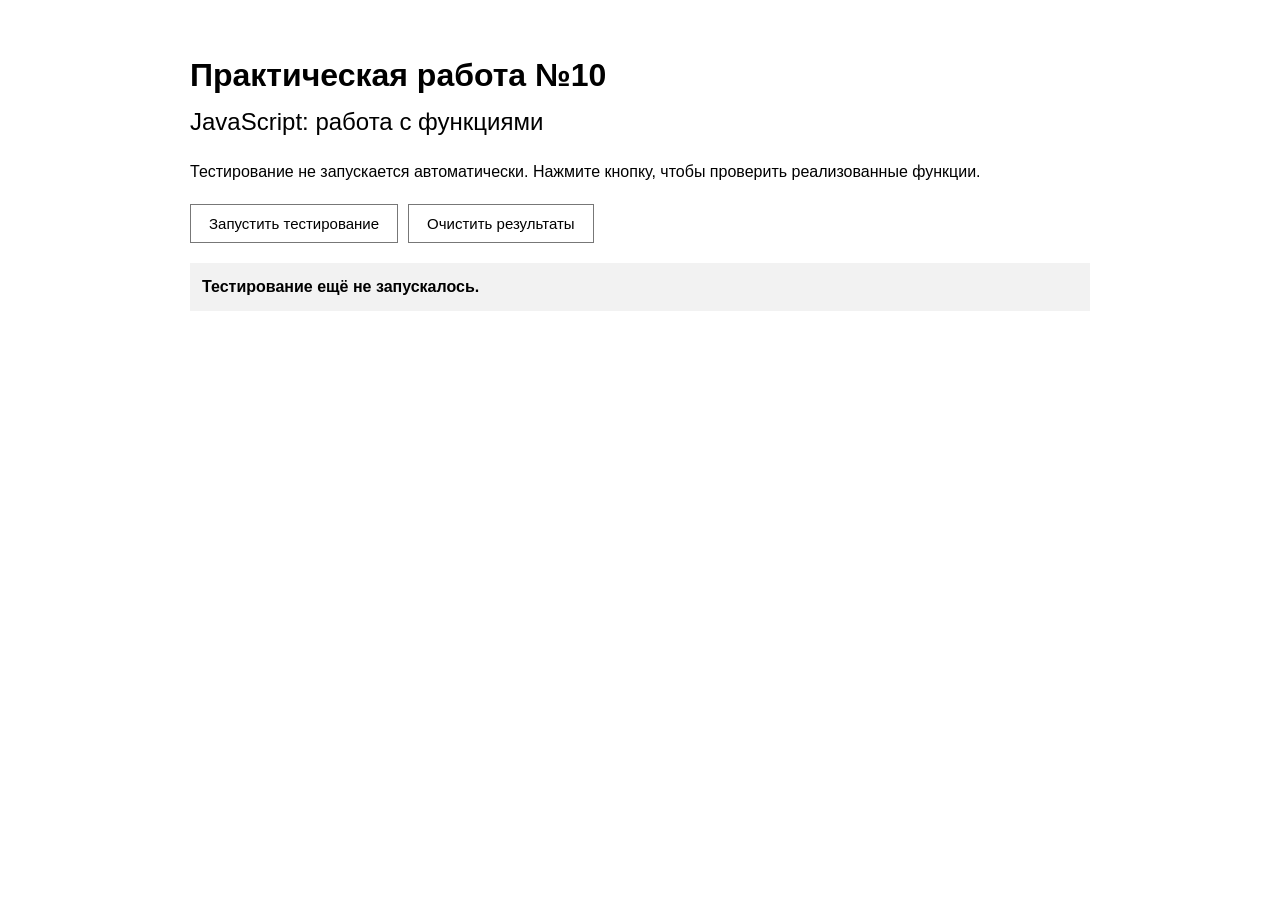
<file: ПР10/index.html>
<!DOCTYPE html>
<html lang="ru">
<head>
    <meta charset="UTF-8">
    <meta name="viewport" content="width=device-width, initial-scale=1.0">
    <title>Практическая работа №10 - JavaScript: работа с функциями</title>
    <link rel="stylesheet" href="style.css">
    <script defer src="functions.js"></script>
    <script defer src="tests.js"></script>
</head>
<body>
    <main>
        <h1>Практическая работа №10</h1>
        <h2>JavaScript: работа с функциями</h2>

        <p>
            Тестирование не запускается автоматически.
            Нажмите кнопку, чтобы проверить реализованные функции.
        </p>

        <div class="buttons">
            <button id="runTests" type="button">Запустить тестирование</button>
            <button id="clearTests" type="button">Очистить результаты</button>
        </div>

        <div id="summary" class="summary">Тестирование ещё не запускалось.</div>
        <div id="testResults"></div>
    </main>
</body>
</html>
</file>
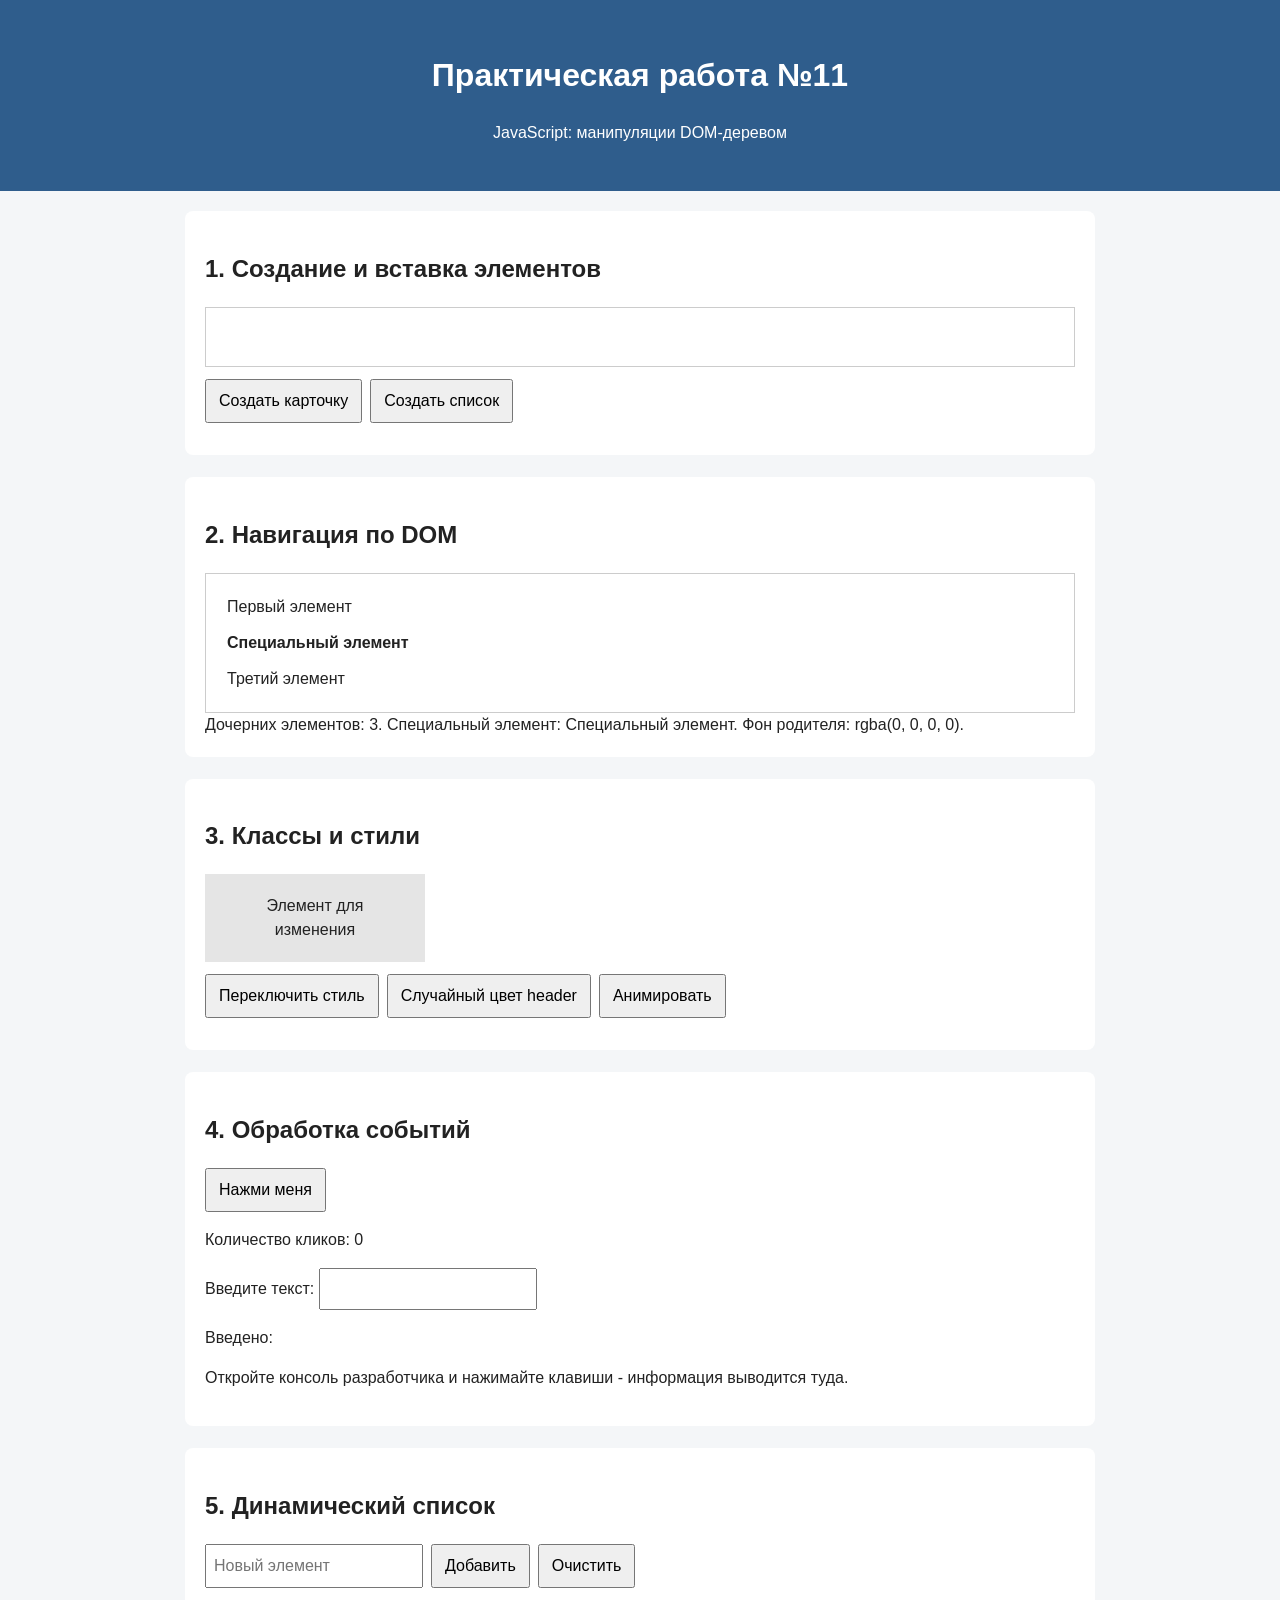
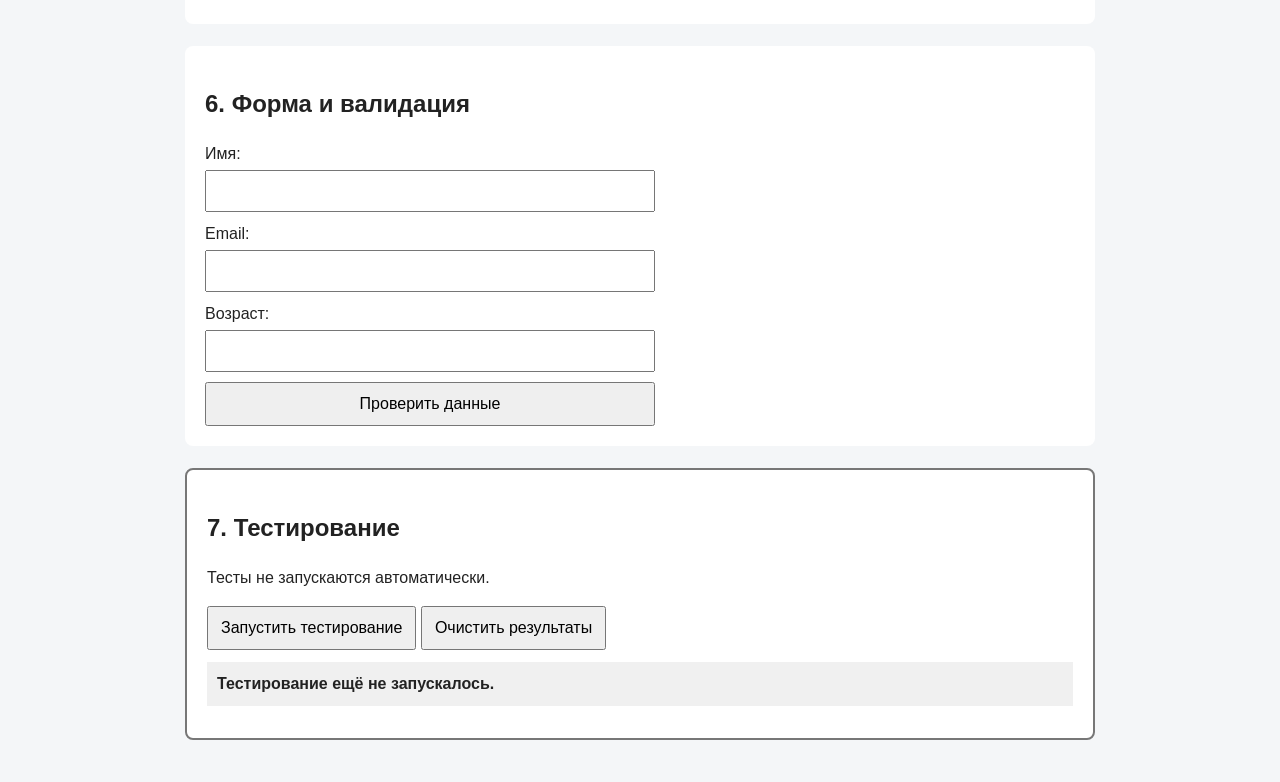
<file: ПР11/index.html>
<!DOCTYPE html>
<html lang="ru">
<head>
    <meta charset="UTF-8">
    <meta name="viewport" content="width=device-width, initial-scale=1.0">
    <title>Практическая работа №11 - DOM</title>
    <link rel="stylesheet" href="styles.css">
    <script defer src="dom-tasks.js"></script>
    <script defer src="dom-tests.js"></script>
</head>
<body>
    <header id="page-header">
        <h1>Практическая работа №11</h1>
        <p>JavaScript: манипуляции DOM-деревом</p>
    </header>

    <main>
        <section>
            <h2>1. Создание и вставка элементов</h2>
            <div id="target1" class="demo-area"></div>
            <div class="controls">
                <button id="create-card-btn" type="button">Создать карточку</button>
                <button id="create-list-btn" type="button">Создать список</button>
            </div>
        </section>

        <section>
            <h2>2. Навигация по DOM</h2>
            <div id="parent-element" class="parent-box">
                <div class="child">Первый элемент</div>
                <div class="child special">Специальный элемент</div>
                <div class="child">Третий элемент</div>
            </div>
            <div id="dom-info"></div>
        </section>

        <section>
            <h2>3. Классы и стили</h2>
            <div id="style-target" class="style-target">Элемент для изменения</div>
            <div class="controls">
                <button id="toggle-style" type="button">Переключить стиль</button>
                <button id="change-header-color" type="button">Случайный цвет header</button>
                <button id="animate-element" type="button">Анимировать</button>
            </div>
        </section>

        <section>
            <h2>4. Обработка событий</h2>
            <button id="click-btn" type="button">Нажми меня</button>
            <p>Количество кликов: <span id="click-counter">0</span></p>

            <label for="text-input">Введите текст:</label>
            <input id="text-input" type="text">
            <p>Введено: <span id="input-display"></span></p>

            <p>Откройте консоль разработчика и нажимайте клавиши - информация выводится туда.</p>
        </section>

        <section>
            <h2>5. Динамический список</h2>
            <div class="controls">
                <input id="item-input" type="text" placeholder="Новый элемент">
                <button id="add-item-btn" type="button">Добавить</button>
                <button id="clear-list-btn" type="button">Очистить</button>
            </div>
            <ul id="dynamic-list"></ul>
        </section>

        <section>
            <h2>6. Форма и валидация</h2>
            <form id="user-form">
                <label>
                    Имя:
                    <input id="user-name" name="name" type="text">
                </label>

                <label>
                    Email:
                    <input id="user-email" name="email" type="text">
                </label>

                <label>
                    Возраст:
                    <input id="user-age" name="age" type="number">
                </label>

                <button type="submit">Проверить данные</button>
            </form>

            <div id="form-output"></div>
        </section>

        <section class="testing-section">
            <h2>7. Тестирование</h2>
            <p>Тесты не запускаются автоматически.</p>
            <button id="run-tests" type="button">Запустить тестирование</button>
            <button id="clear-tests" type="button">Очистить результаты</button>
            <div id="test-summary">Тестирование ещё не запускалось.</div>
            <div id="test-results"></div>
        </section>
    </main>
</body>
</html>
</file>
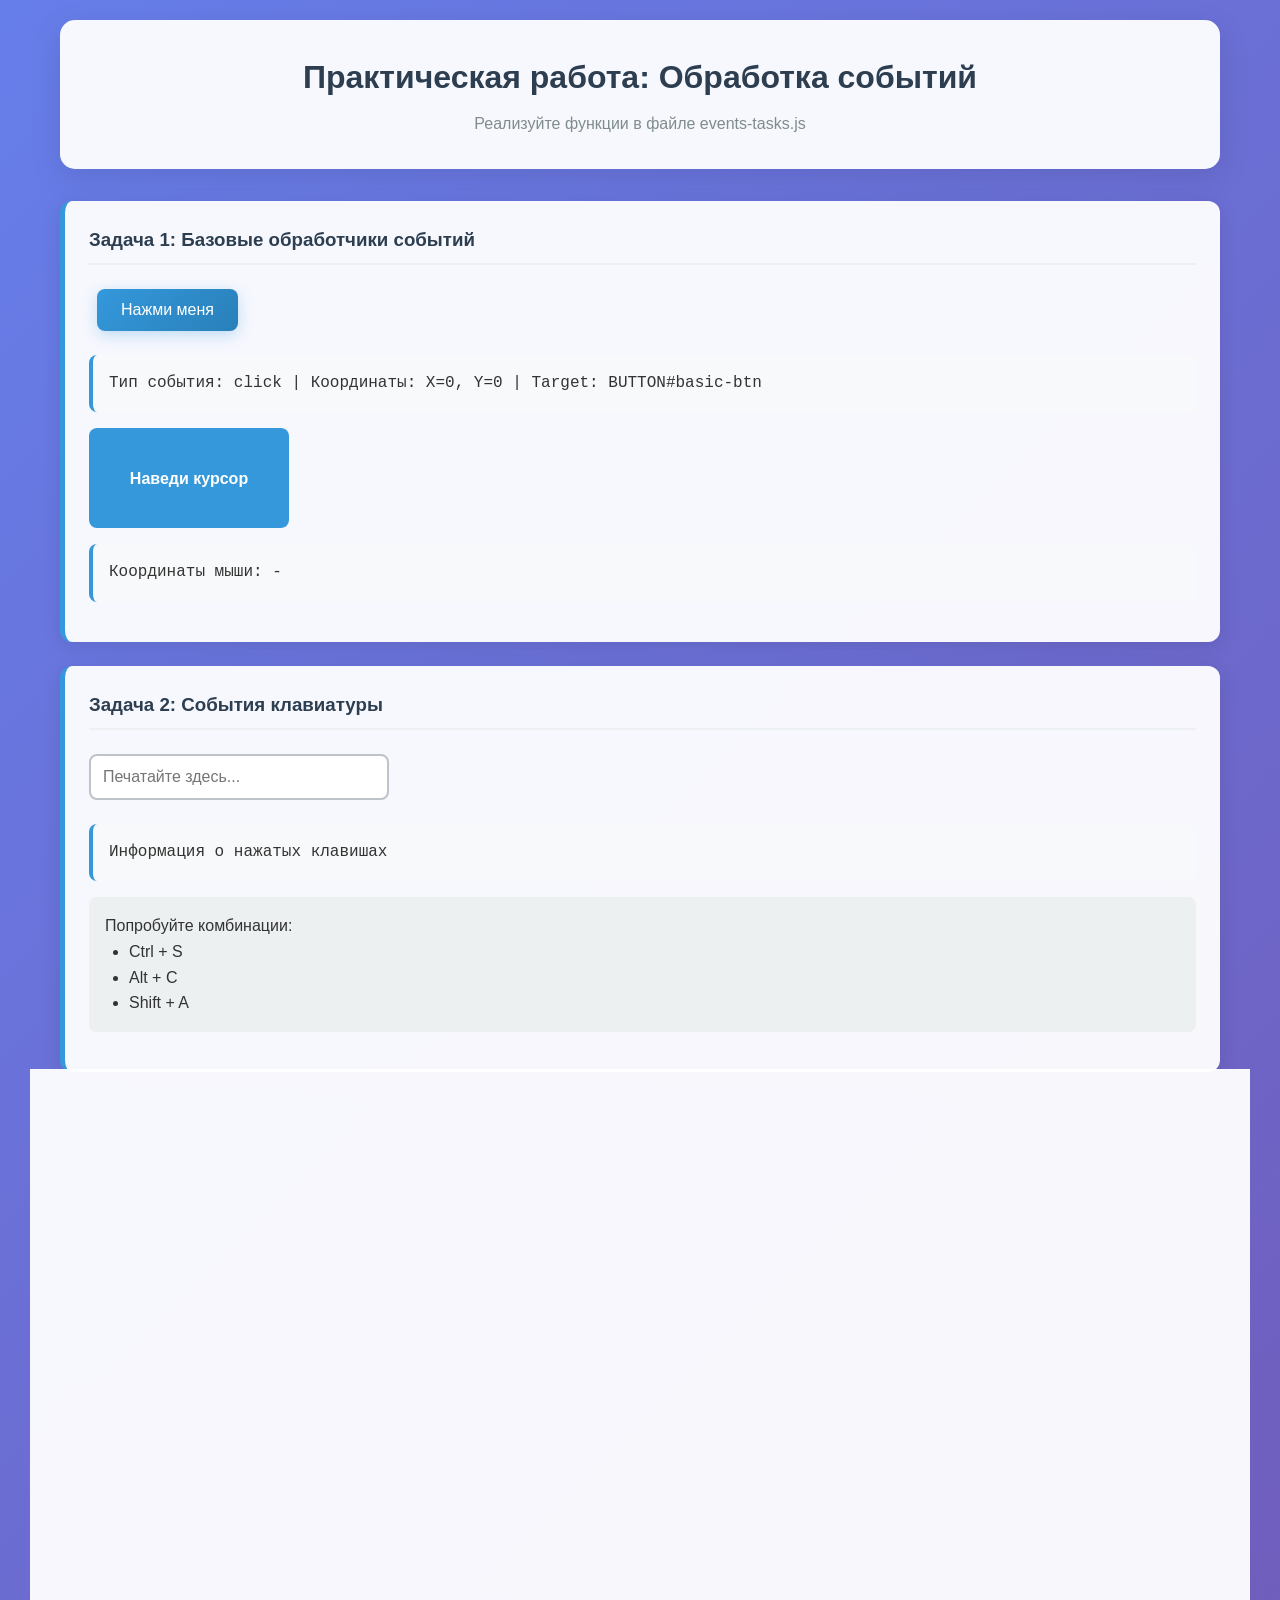
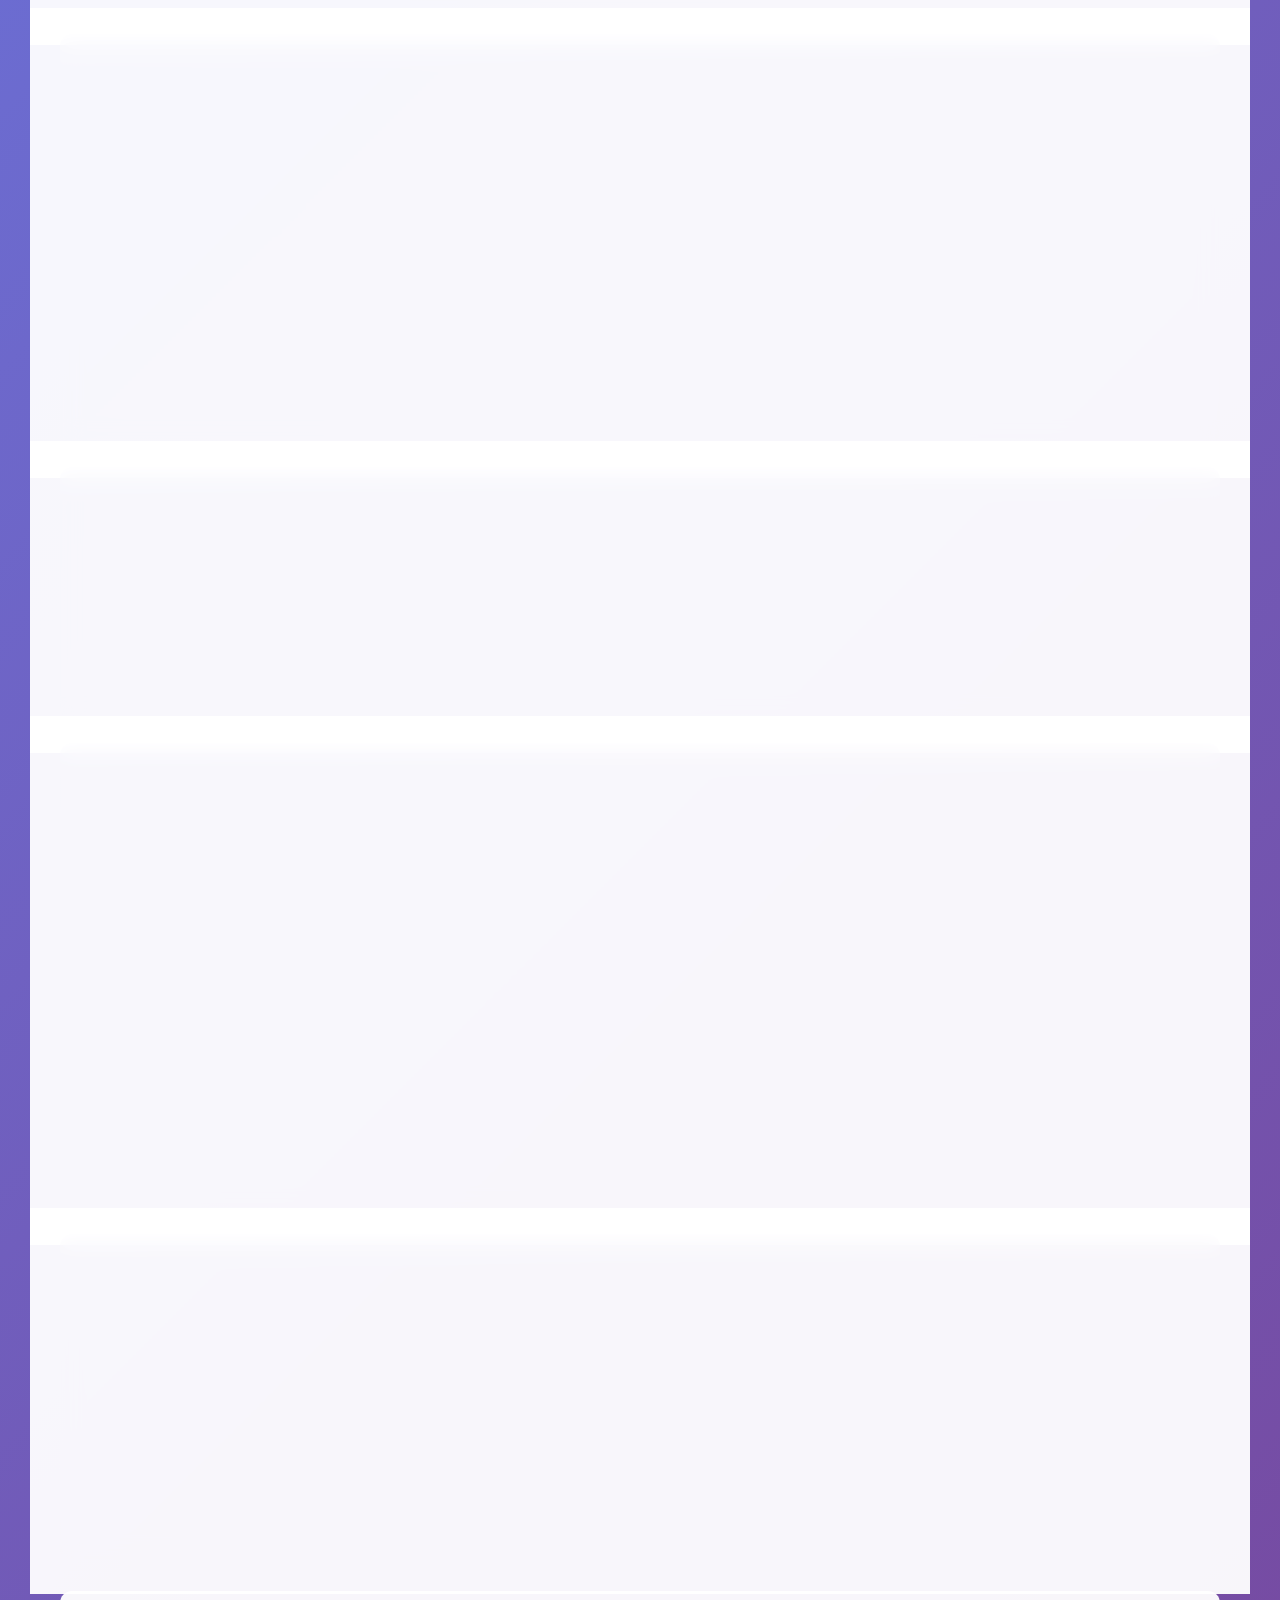
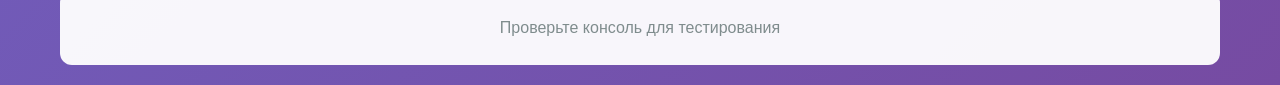
<file: ПР12/index.html>
<!DOCTYPE html>
<html lang="ru">

<head>
	<meta charset="UTF-8">
	<meta name="viewport" content="width=device-width, initial-scale=1.0">
	<title>Обработка событий JavaScript</title>
	<link rel="stylesheet" href="styles.css">
</head>

<body>

	<div class="container">

		<header id="main-header">
			<h1>Практическая работа: Обработка событий</h1>
			<p>Реализуйте функции в файле events-tasks.js</p>
		</header>

		<!-- Область для задач -->
		<section id="tasks-section">

			<!-- Задача 1: Базовые события -->
			<div class="task-area" id="task1">
				<h3>Задача 1: Базовые обработчики событий</h3>

				<div class="event-demo">
					<button id="basic-btn">Нажми меня</button>

					<div id="basic-output" class="output">
						Статус: ожидание события
					</div>

					<div class="color-box" id="color-box">
						Наведи курсор
					</div>

					<div id="mouse-output" class="output">
						Координаты мыши: -
					</div>
				</div>
			</div>


			<!-- Задача 2: События клавиатуры -->
			<div class="task-area" id="task2">
				<h3>Задача 2: События клавиатуры</h3>

				<div class="keyboard-demo">
					<input type="text" id="key-input" placeholder="Печатайте здесь...">

					<div id="key-output" class="output">
						Информация о нажатых клавишах
					</div>

					<div class="key-combination">
						<p>Попробуйте комбинации:</p>

						<ul>
							<li>Ctrl + S</li>
							<li>Alt + C</li>
							<li>Shift + A</li>
						</ul>
					</div>
				</div>
			</div>


			<!-- Задача 3: Делегирование событий -->
			<div class="task-area" id="task3">
				<h3>Задача 3: Делегирование событий</h3>

				<div class="delegation-demo">

					<div class="item-list" id="item-list">
						<div class="item" data-id="1">
							Элемент 1 <span class="delete">×</span>
						</div>

						<div class="item" data-id="2">
							Элемент 2 <span class="delete">×</span>
						</div>

						<div class="item" data-id="3">
							Элемент 3 <span class="delete">×</span>
						</div>
					</div>

					<button id="add-item-btn">Добавить элемент</button>

					<div id="delegation-output" class="output">
						Выбранные элементы:
					</div>

				</div>
			</div>


			<!-- Задача 4: Предотвращение поведения -->
			<div class="task-area" id="task4">
				<h3>Задача 4: Предотвращение поведения</h3>

				<div class="prevention-demo">

					<a href="https://example.com" id="prevent-link" class="prevent-link">
						Эта ссылка не должна работать
					</a>

					<form id="prevent-form" class="prevent-form">
						<input type="text" placeholder="Введите текст" required>

						<button type="submit">
							Отправить (не должно работать)
						</button>
					</form>

					<div id="prevention-output" class="output">
						События формы и ссылки перехвачены
					</div>

				</div>
			</div>


			<!-- Задача 5: Кастомные события -->
			<div class="task-area" id="task5">
				<h3>Задача 5: Кастомные события</h3>

				<div class="custom-events-demo">
					<button id="trigger-custom">
						Запустить кастомное событие
					</button>

					<button id="multiple-listeners">
						Добавить несколько обработчиков
					</button>

					<div id="custom-output" class="output">
						Кастомные события:
					</div>
				</div>
			</div>


			<!-- Задача 6: События загрузки -->
			<div class="task-area" id="task6">
				<h3>Задача 6: События загрузки и ошибок</h3>

				<div class="loading-demo">

					<button id="load-image">
						Загрузить изображение
					</button>

					<button id="load-error">
						Симулировать ошибку
					</button>

					<div id="image-container" class="image-container"></div>

					<div id="loading-output" class="output">
						Статус загрузки:
					</div>

				</div>
			</div>


			<!-- Задача 7: Таймеры и асинхронные события -->
			<div class="task-area" id="task7">
				<h3>Задача 7: Таймеры и асинхронные события</h3>

				<div class="timer-demo">

					<button id="start-timer">
						Запустить таймер
					</button>

					<button id="stop-timer">
						Остановить таймер
					</button>

					<button id="debounce-btn">
						Тест Debounce
					</button>

					<button id="throttle-btn">
						Тест Throttle
					</button>

					<div id="timer-output" class="output">
						Таймер: 0
					</div>

					<div id="async-output" class="output">
						Асинхронные события:
					</div>

				</div>
			</div>

		</section>


		<footer id="main-footer">
			<p>Проверьте консоль для тестирования</p>
		</footer>

	</div>

	<script src="events-tasks.js"></script>
	<script src="events-tests.js"></script>

</body>

</html>
</file>
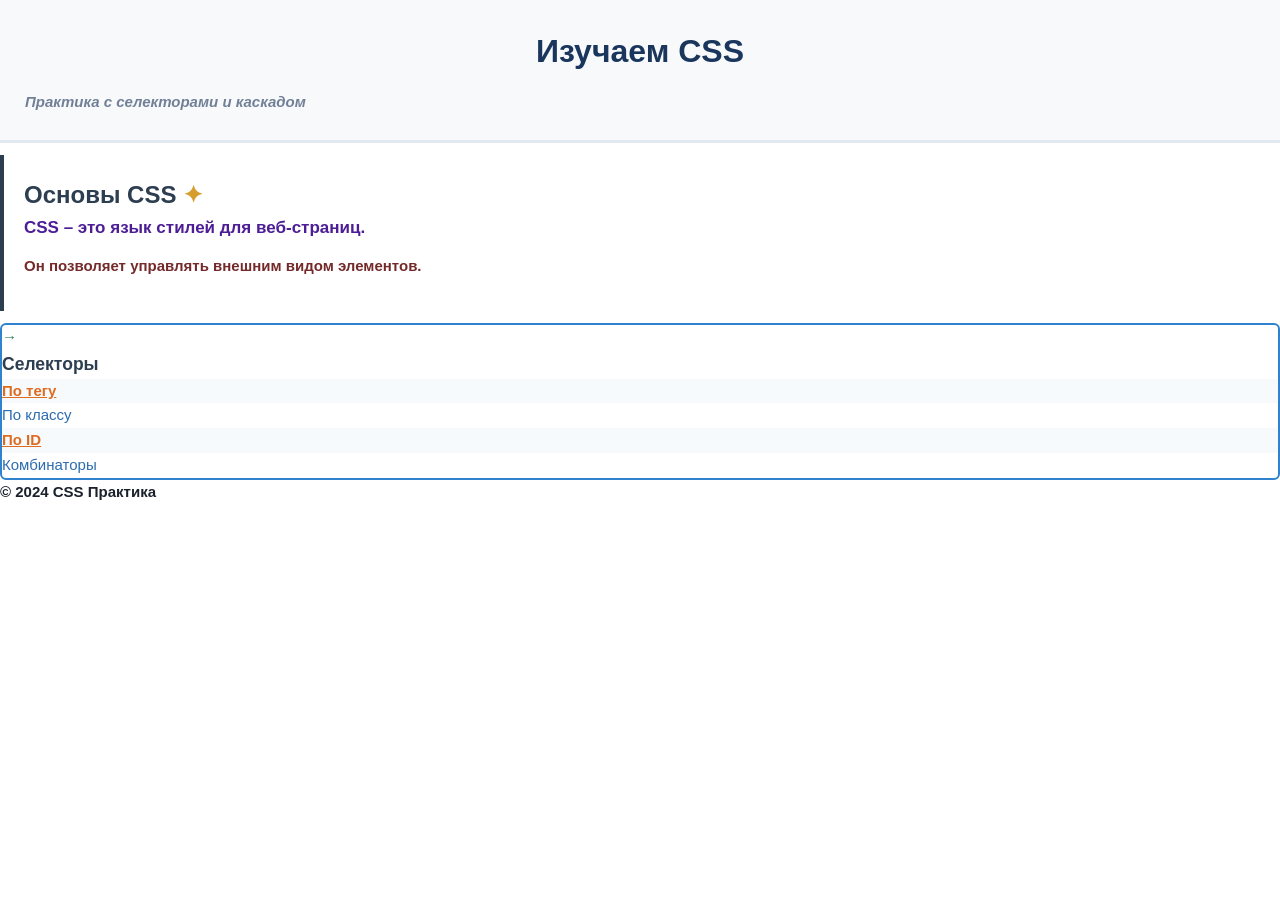
<file: ПР3/index.html>
<!DOCTYPE html>
<html lang="ru">

<head>
	<meta charset="UTF-8">
	<meta name="viewport" content="width=device-width, initial-scale=1.0">
	<title>CSS: Селекторы и каскад</title>
	<link rel="stylesheet" href="reset.css">
	<link rel="stylesheet" href="styles.css">
</head>

<body>
	<header class="main-header">
		<h1 id="site-title">Изучаем CSS</h1>
		<p class="subtitle">Практика с селекторами и каскадом</p>
	</header>

	<main class="content">
		<article class="post featured-post">
			<h2>Основы CSS</h2>
			<p class="intro">CSS – это язык стилей для веб-страниц.</p>
			<p>Он позволяет управлять внешним видом элементов.</p>
		</article>

		<section class="examples">
			<div class="card">
				<h3>Селекторы</h3>
				<ul>
					<li class="important">По тегу</li>
					<li>По классу</li>
					<li class="important">По ID</li>
					<li>Комбинаторы</li>
				</ul>
			</div>
		</section>
	</main>

	<footer class="main-footer">
		<p>&copy; 2024 CSS Практика</p>
	</footer>
</body>

</html>
</file>
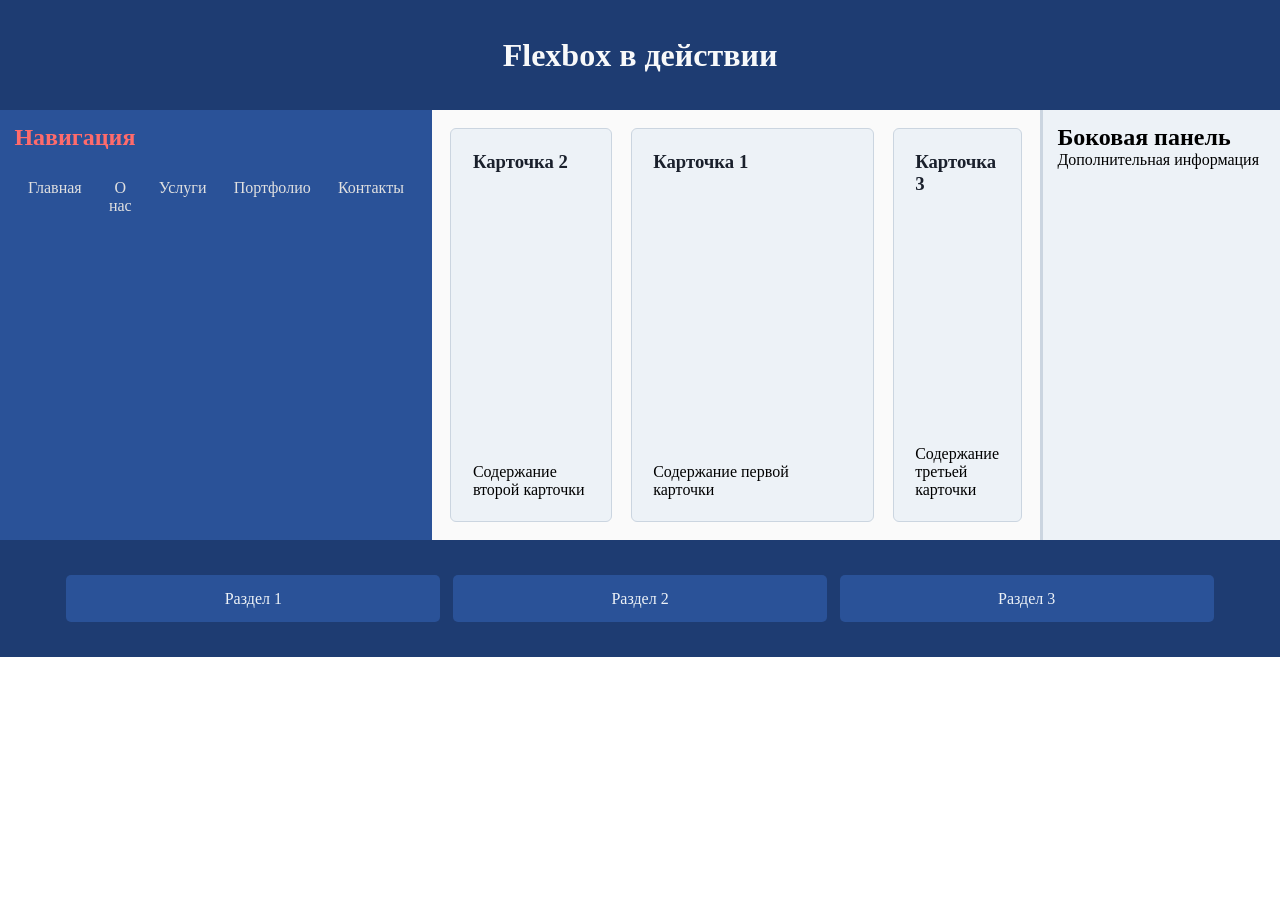
<file: ПР4/index.html>
<!DOCTYPE html>
<html lang="ru">

<head>
	<meta charset="UTF-8">
	<meta name="viewport" content="width=device-width, initial-scale=1.0">
	<title>Flexbox Layout</title>
	<link rel="stylesheet" href="reset.css">
	<link rel="stylesheet" href="style.css">
</head>

<body>
	<header class="header">
		<h1>Flexbox в действии</h1>
	</header>

	<main class="main">
		<nav class="navigation">
			<h2>Навигация</h2>
			<ul>
				<li><a href="#">Главная</a></li>
				<li><a href="#">О нас</a></li>
				<li><a href="#">Услуги</a></li>
				<li><a href="#">Портфолио</a></li>
				<li><a href="#">Контакты</a></li>
			</ul>
		</nav>

		<section class="content">
			<article class="card">
				<h3>Карточка 1</h3>
				<p>Содержание первой карточки</p>
			</article>
			<article class="card">
				<h3>Карточка 2</h3>
				<p>Содержание второй карточки</p>
			</article>
			<article class="card">
				<h3>Карточка 3</h3>
				<p>Содержание третьей карточки</p>
			</article>
		</section>

		<aside class="sidebar">
			<h2>Боковая панель</h2>
			<p>Дополнительная информация</p>
		</aside>
	</main>

	<footer class="footer">
		<div class="footer-content">
			<div class="footer-section">Раздел 1</div>
			<div class="footer-section">Раздел 2</div>
			<div class="footer-section">Раздел 3</div>
		</div>
	</footer>
</body>

</html>
</file>
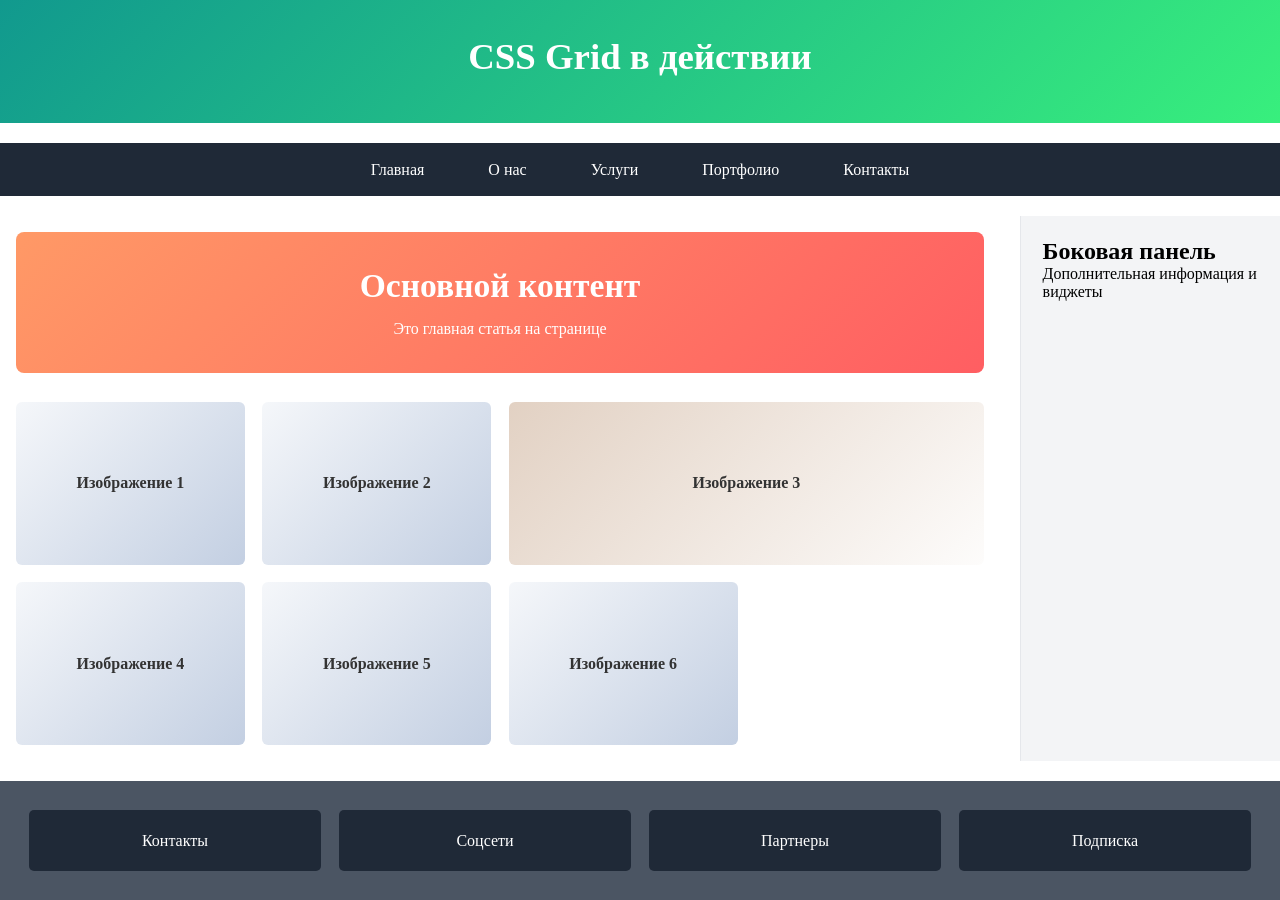
<file: ПР5/index.html>
<!DOCTYPE html>
<html lang="ru">
<head>
    <meta charset="UTF-8">
    <meta name="viewport" content="width=device-width, initial-scale=1.0">
    <title>CSS Grid Layout</title>
    <link rel="stylesheet" href="reset.css">
    <link rel="stylesheet" href="style.css">
</head>
<body>
    <div class="grid-container">
        <header class="header">
            <h1>CSS Grid в действии</h1>
        </header>
        <nav class="navigation">
            <h2>Навигация</h2>
            <ul>
                <li><a href="#">Главная</a></li>
                <li><a href="#">О нас</a></li>
                <li><a href="#">Услуги</a></li>
                <li><a href="#">Портфолио</a></li>
                <li><a href="#">Контакты</a></li>
            </ul>
        </nav>
        <main class="main-content">
            <article class="featured">
                <h2>Основной контент</h2>
                <p>Это главная статья на странице</p>
            </article>
            <section class="gallery">
                <div class="gallery-item">Изображение 1</div>
                <div class="gallery-item">Изображение 2</div>
                <div class="gallery-item">Изображение 3</div>
                <div class="gallery-item">Изображение 4</div>
                <div class="gallery-item">Изображение 5</div>
                <div class="gallery-item">Изображение 6</div>
            </section>
        </main>
        <aside class="sidebar">
            <h2>Боковая панель</h2>
            <p>Дополнительная информация и виджеты</p>
        </aside>
        <footer class="footer">
            <div class="footer-section">Контакты</div>
            <div class="footer-section">Соцсети</div>
            <div class="footer-section">Партнеры</div>
            <div class="footer-section">Подписка</div>
        </footer>
    </div>
</body>
</html>
</file>
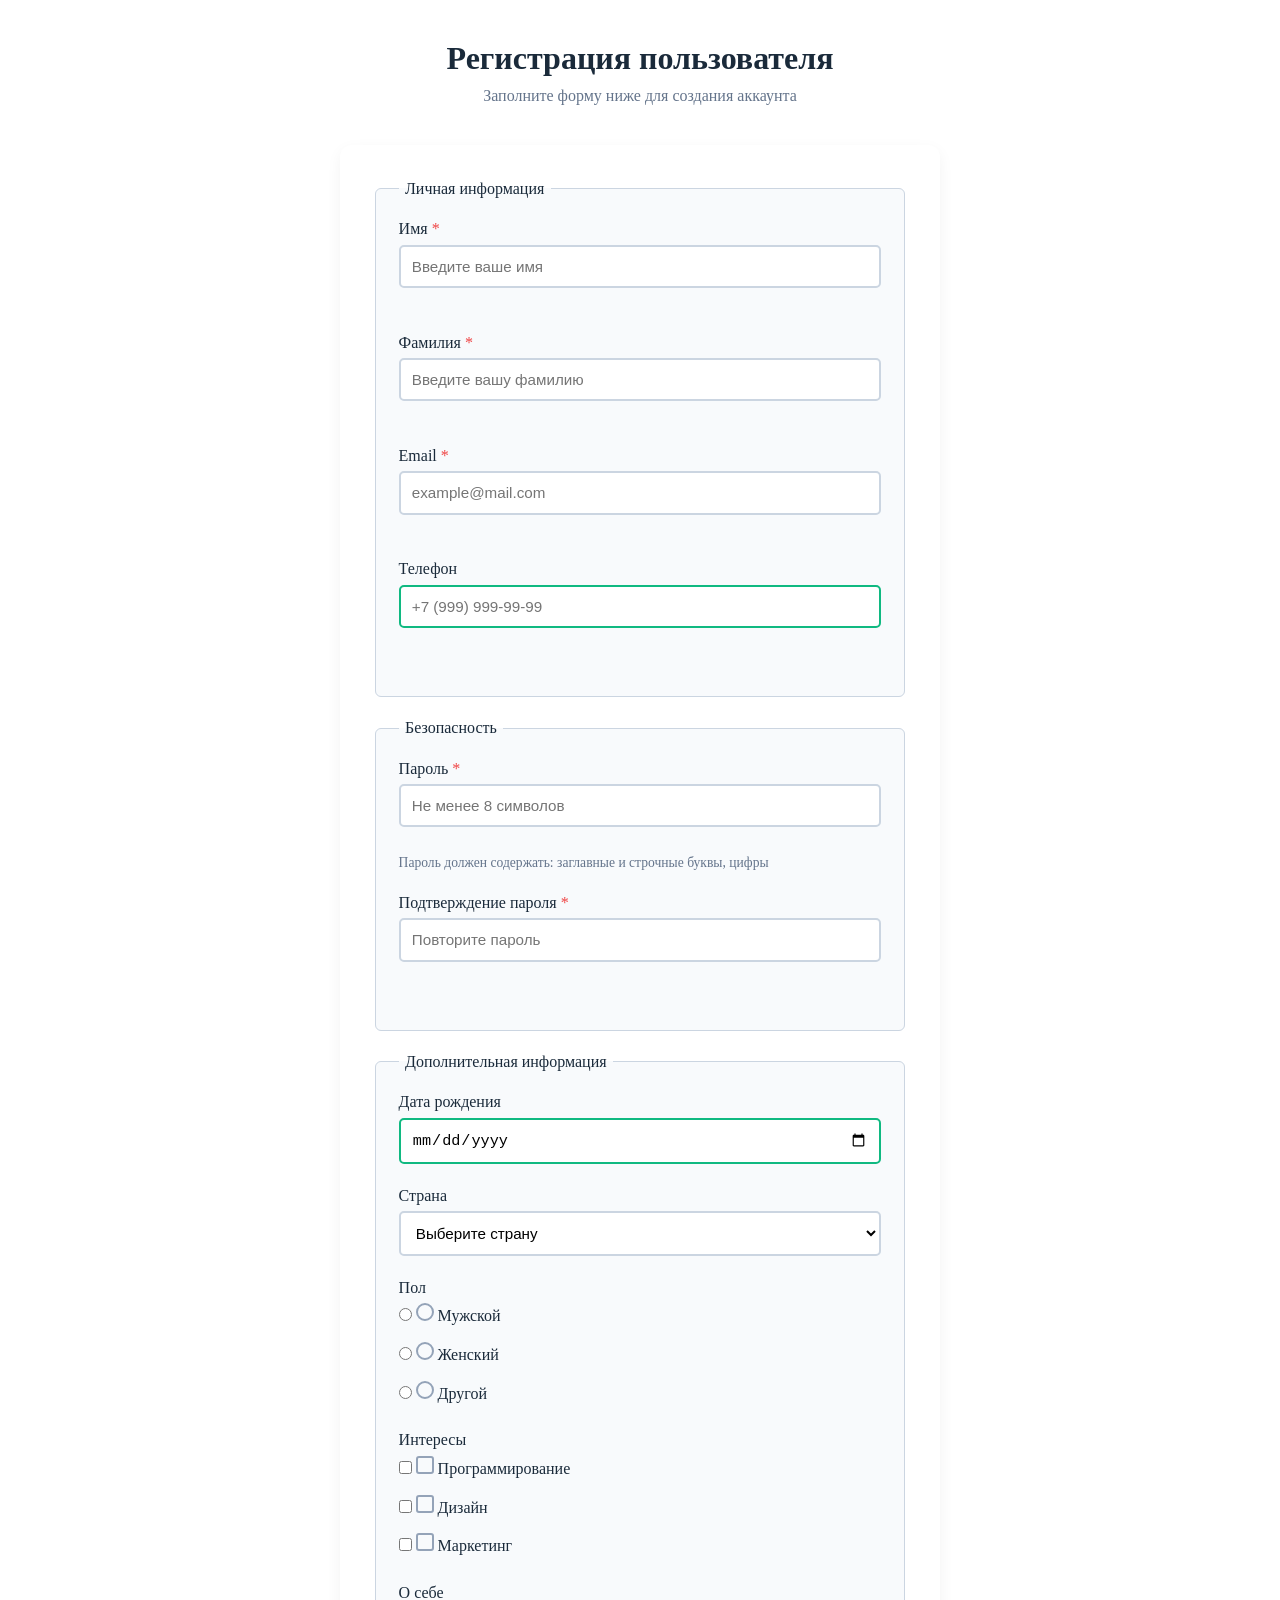
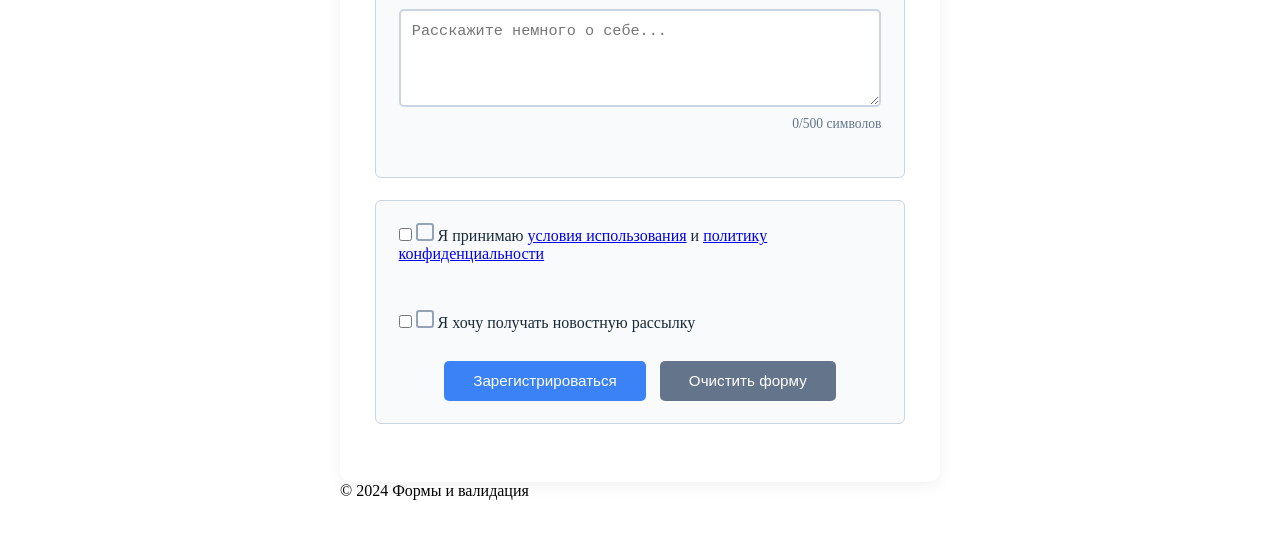
<file: ПР7/index.html>
<!DOCTYPE html>
<html lang="ru">
<head>
    <meta charset="UTF-8">
    <meta name="viewport" content="width=device-width, initial-scale=1.0">
    <title>Вёрстка и валидация форм</title>
    <link rel="stylesheet" href="reset.css">
    <link rel="stylesheet" href="style.css">
</head>
<body>
    <div class="container">
        <header class="header">
            <h1>Регистрация пользователя</h1>
            <p>Заполните форму ниже для создания аккаунта</p>
        </header>

        <main class="main">
            <form class="registration-form" id="registrationForm" novalidate>
                <fieldset class="form-section">
                    <legend>Личная информация</legend>

                    <div class="form-group">
                        <label for="firstName" class="required">Имя</label>
                        <input type="text" id="firstName" name="firstName" required minlength="2" maxlength="50" placeholder="Введите ваше имя">
                        <span class="error-message" id="firstNameError"></span>
                    </div>

                    <div class="form-group">
                        <label for="lastName" class="required">Фамилия</label>
                        <input type="text" id="lastName" name="lastName" required minlength="2" maxlength="50" placeholder="Введите вашу фамилию">
                        <span class="error-message" id="lastNameError"></span>
                    </div>

                    <div class="form-group">
                        <label for="email" class="required">Email</label>
                        <input type="email" id="email" name="email" required placeholder="example@mail.com">
                        <span class="error-message" id="emailError"></span>
                    </div>

                    <div class="form-group">
                        <label for="phone">Телефон</label>
                        <input type="tel" id="phone" name="phone" pattern="[\+]?\d{1,3}?[\s]?\(?\d{1,5}?\)?[\s]?\d{1,3}[\s|-]?\d{2}[\s]?[-]?\d{2}" placeholder="+7 (999) 999-99-99">
                        <span class="error-message" id="phoneError"></span>
                    </div>
                </fieldset>

                <fieldset class="form-section">
                    <legend>Безопасность</legend>

                    <div class="form-group">
                        <label for="password" class="required">Пароль</label>
                        <input type="password" id="password" name="password" required minlength="8" pattern="^(?=.*[a-z])(?=.*[A-Z])(?=.*\d).+$" placeholder="Не менее 8 символов">
                        <span class="error-message" id="passwordError"></span>
                        <div class="password-requirements">
                            Пароль должен содержать: заглавные и строчные буквы, цифры
                        </div>
                    </div>

                    <div class="form-group">
                        <label for="confirmPassword" class="required">Подтверждение пароля</label>
                        <input type="password" id="confirmPassword" name="confirmPassword" required placeholder="Повторите пароль">
                        <span class="error-message" id="confirmPasswordError"></span>
                    </div>
                </fieldset>

                <fieldset class="form-section">
                    <legend>Дополнительная информация</legend>

                    <div class="form-group">
                        <label for="birthDate">Дата рождения</label>
                        <input type="date" id="birthDate" name="birthDate" min="1900-01-01" max="2024-12-31">
                    </div>

                    <div class="form-group">
                        <label for="country">Страна</label>
                        <select id="country" name="country">
                            <option value="">Выберите страну</option>
                            <option value="ru">Россия</option>
                            <option value="kz">Казахстан</option>
                            <option value="by">Беларусь</option>
                            <option value="other">Другая</option>
                        </select>
                    </div>

                    <div class="form-group">
                        <label>Пол</label>
                        <div class="radio-group">
                            <label class="radio-label">
                                <input type="radio" name="gender" value="male">
                                <span class="radio-custom"></span>
                                Мужской
                            </label>
                            <label class="radio-label">
                                <input type="radio" name="gender" value="female">
                                <span class="radio-custom"></span>
                                Женский
                            </label>
                            <label class="radio-label">
                                <input type="radio" name="gender" value="other">
                                <span class="radio-custom"></span>
                                Другой
                            </label>
                        </div>
                    </div>

                    <div class="form-group">
                        <label>Интересы</label>
                        <div class="checkbox-group">
                            <label class="checkbox-label">
                                <input type="checkbox" name="interests" value="programming">
                                <span class="checkbox-custom"></span>
                                Программирование
                            </label>
                            <label class="checkbox-label">
                                <input type="checkbox" name="interests" value="design">
                                <span class="checkbox-custom"></span>
                                Дизайн
                            </label>
                            <label class="checkbox-label">
                                <input type="checkbox" name="interests" value="marketing">
                                <span class="checkbox-custom"></span>
                                Маркетинг
                            </label>
                        </div>
                    </div>

                    <div class="form-group">
                        <label for="bio">О себе</label>
                        <textarea id="bio" name="bio" rows="4" placeholder="Расскажите немного о себе..." maxlength="500"></textarea>
                        <div class="char-counter">
                            <span id="charCount">0</span>/500 символов
                        </div>
                    </div>
                </fieldset>

                <div class="form-section">
                    <div class="form-group">
                        <label class="checkbox-label">
                            <input type="checkbox" id="terms" name="terms" required>
                            <span class="checkbox-custom"></span>
                            Я принимаю <a href="#">условия использования</a> и <a href="#">политику конфиденциальности</a>
                        </label>
                        <span class="error-message" id="termsError"></span>
                    </div>

                    <div class="form-group">
                        <label class="checkbox-label">
                            <input type="checkbox" id="newsletter" name="newsletter">
                            <span class="checkbox-custom"></span>
                            Я хочу получать новостную рассылку
                        </label>
                    </div>

                    <div class="form-actions">
                        <button type="submit" class="btn btn-primary">Зарегистрироваться</button>
                        <button type="reset" class="btn btn-secondary">Очистить форму</button>
                    </div>
                </div>
            </form>
        </main>

        <footer class="footer">
            <p>&copy; 2024 Формы и валидация</p>
        </footer>
    </div>

    <script src="script.js"></script>
</body>
</html>
</file>
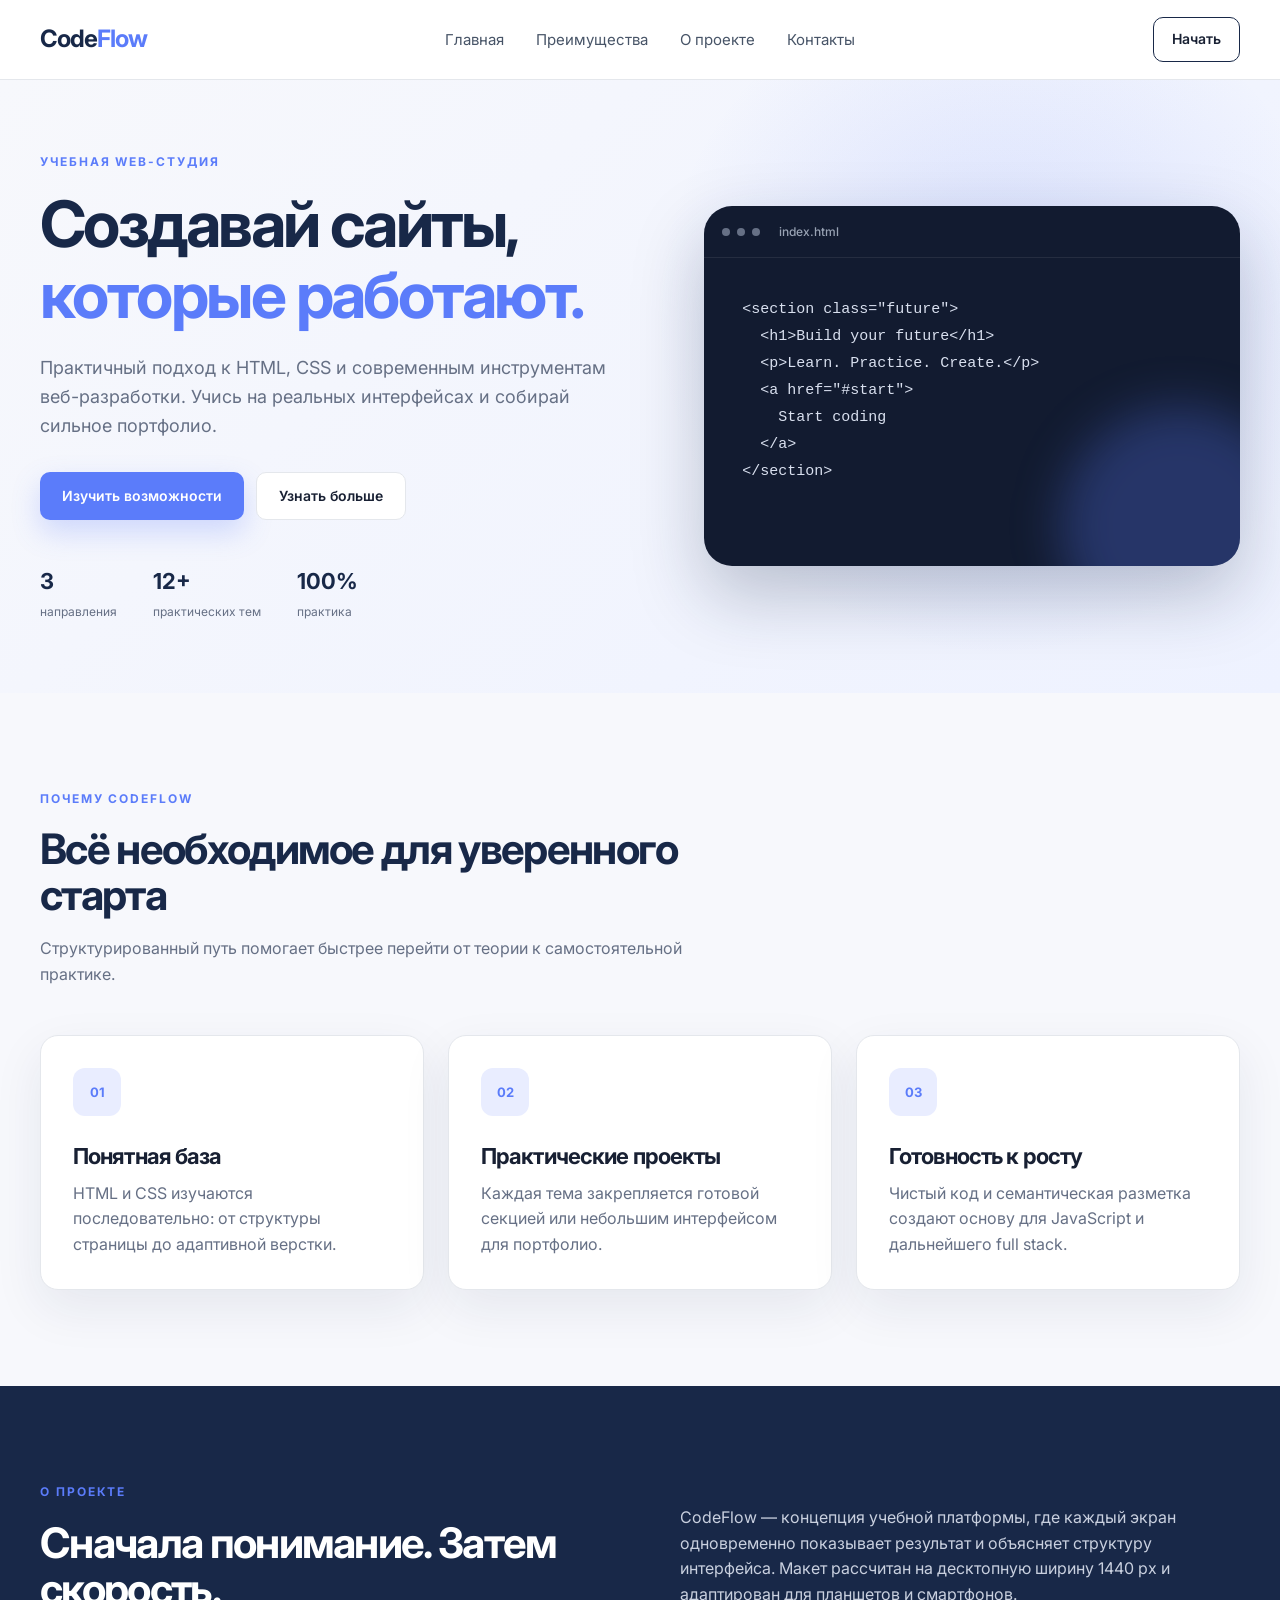
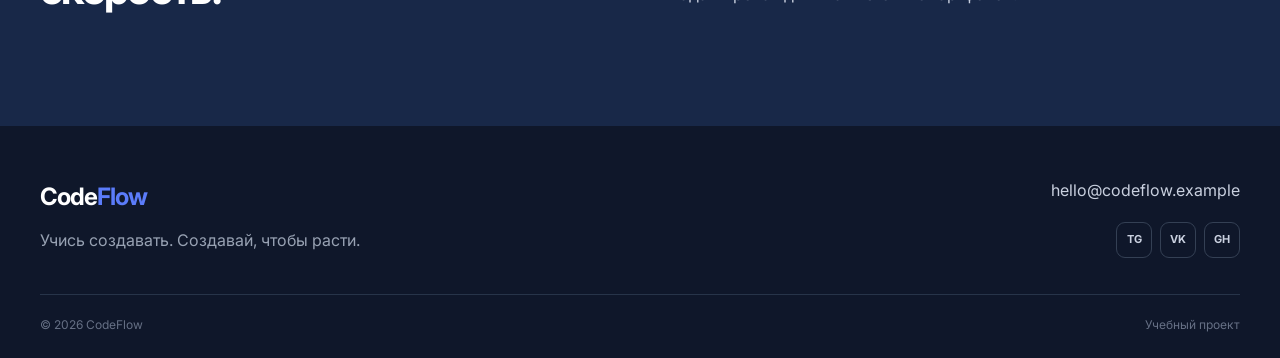
<file: ПР8/index.html>
<!doctype html>
<html lang="ru">

<head>
  <meta charset="utf-8">
  <meta name="viewport" content="width=device-width, initial-scale=1.0">
  <meta name="description" content="CodeFlow — учебный макет для практической работы №8">
  <title>CodeFlow — веб-разработка</title>
  <link rel="preconnect" href="https://fonts.googleapis.com">
  <link rel="preconnect" href="https://fonts.gstatic.com" crossorigin>
  <link href="https://fonts.googleapis.com/css2?family=Inter:wght@400;500;600;700&display=swap" rel="stylesheet">
  <link rel="stylesheet" href="styles/variables.css">
  <link rel="stylesheet" href="styles/main.css">
</head>

<body>
  <header class="site-header">
    <div class="container header__inner">
      <a class="logo" href="#" aria-label="CodeFlow — главная">Code<span>Flow</span></a>
      <nav class="nav" aria-label="Основная навигация">
        <a href="#home">Главная</a>
        <a href="#benefits">Преимущества</a>
        <a href="#about">О проекте</a>
        <a href="#contacts">Контакты</a>
      </nav>
      <a class="header__button" href="#contacts">Начать</a>
    </div>
  </header>

  <main>
    <section class="hero" id="home">
      <div class="container hero__grid">
        <div class="hero__content">
          <p class="eyebrow">УЧЕБНАЯ WEB-СТУДИЯ</p>
          <h1>Создавай сайты,<br><span>которые работают.</span></h1>
          <p class="hero__text">Практичный подход к HTML, CSS и современным инструментам веб-разработки. Учись на
            реальных интерфейсах и собирай сильное портфолио.</p>
          <div class="hero__actions">
            <a class="button button--primary" href="#benefits">Изучить возможности</a>
            <a class="button button--ghost" href="#about">Узнать больше</a>
          </div>
          <div class="hero__meta">
            <div><strong>3</strong><span>направления</span></div>
            <div><strong>12+</strong><span>практических тем</span></div>
            <div><strong>100%</strong><span>практика</span></div>
          </div>
        </div>
        <div class="hero-card" aria-label="Декоративная карточка с кодом">
          <div class="hero-card__top"><span></span><span></span><span></span><b>index.html</b></div>
          <pre><code>&lt;section class="future"&gt;
  &lt;h1&gt;Build your future&lt;/h1&gt;
  &lt;p&gt;Learn. Practice. Create.&lt;/p&gt;
  &lt;a href="#start"&gt;
    Start coding
  &lt;/a&gt;
&lt;/section&gt;</code></pre>
          <div class="hero-card__glow"></div>
        </div>
      </div>
    </section>

    <section class="benefits section" id="benefits">
      <div class="container">
        <div class="section-heading">
          <p class="eyebrow">ПОЧЕМУ CODEFLOW</p>
          <h2>Всё необходимое для уверенного старта</h2>
          <p>Структурированный путь помогает быстрее перейти от теории к самостоятельной практике.</p>
        </div>
        <div class="cards">
          <article class="card">
            <div class="card__icon">01</div>
            <h3>Понятная база</h3>
            <p>HTML и CSS изучаются последовательно: от структуры страницы до адаптивной верстки.</p>
          </article>
          <article class="card">
            <div class="card__icon">02</div>
            <h3>Практические проекты</h3>
            <p>Каждая тема закрепляется готовой секцией или небольшим интерфейсом для портфолио.</p>
          </article>
          <article class="card">
            <div class="card__icon">03</div>
            <h3>Готовность к росту</h3>
            <p>Чистый код и семантическая разметка создают основу для JavaScript и дальнейшего full stack.</p>
          </article>
        </div>
      </div>
    </section>

    <section class="about section" id="about">
      <div class="container about__inner">
        <div>
          <p class="eyebrow">О ПРОЕКТЕ</p>
          <h2>Сначала понимание. Затем скорость.</h2>
        </div>
        <p>CodeFlow — концепция учебной платформы, где каждый экран одновременно показывает результат и объясняет
          структуру интерфейса. Макет рассчитан на десктопную ширину 1440 px и адаптирован для планшетов и смартфонов.
        </p>
      </div>
    </section>
  </main>

  <footer class="footer" id="contacts">
    <div class="container footer__inner">
      <div>
        <a class="logo logo--footer" href="#">Code<span>Flow</span></a>
        <p>Учись создавать. Создавай, чтобы расти.</p>
      </div>
      <div class="footer__contacts">
        <a href="mailto:hello@codeflow.example">hello@codeflow.example</a>
        <div class="socials" aria-label="Социальные сети">
          <a href="#" aria-label="Telegram">TG</a>
          <a href="#" aria-label="VK">VK</a>
          <a href="#" aria-label="GitHub">GH</a>
        </div>
      </div>
    </div>
    <div class="container footer__bottom"><span>© 2026 CodeFlow</span><span>Учебный проект</span></div>
  </footer>
</body>

</html>
</file>
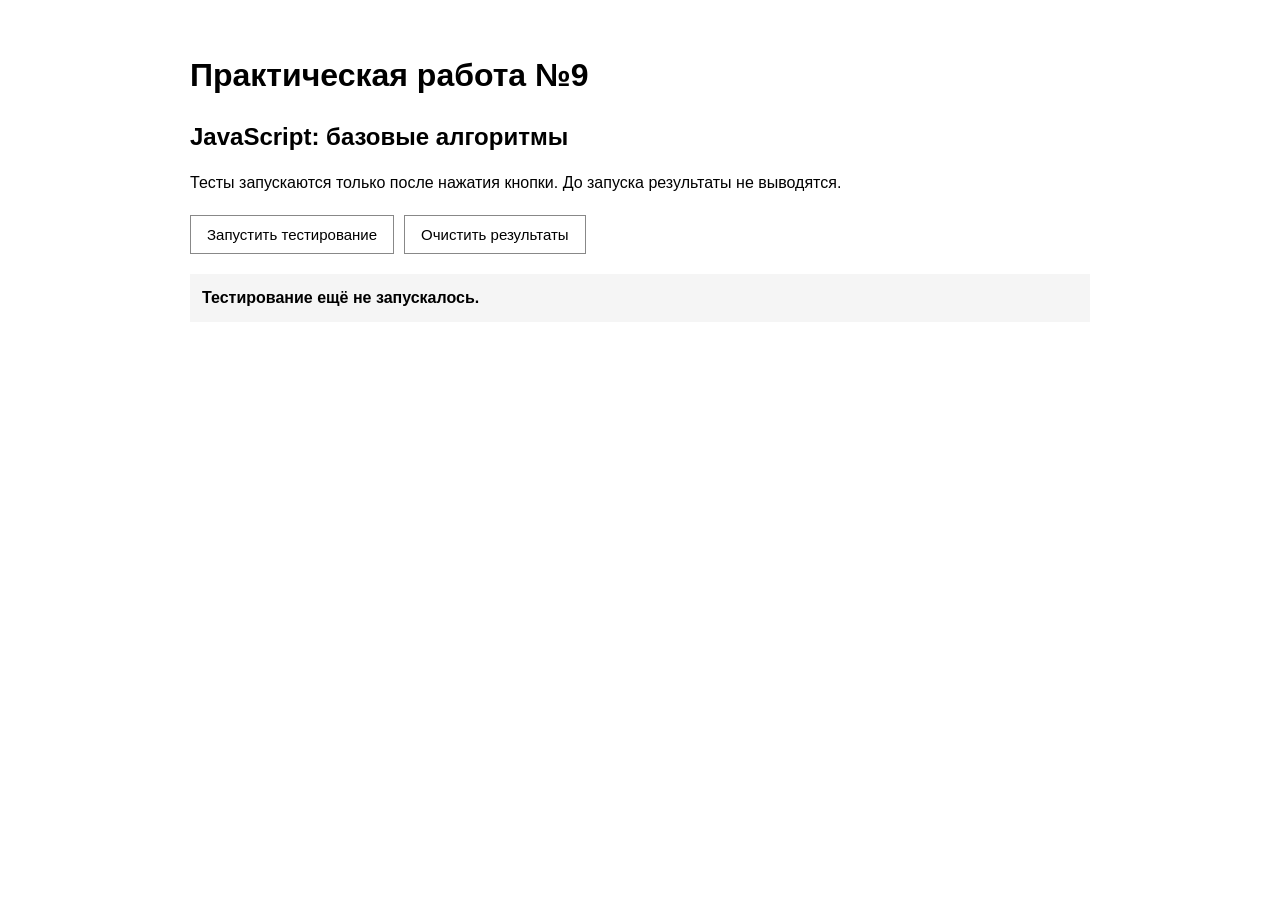
<file: ПР9/index.html>
<!DOCTYPE html>
<html lang="ru">
<head>
    <meta charset="UTF-8">
    <meta name="viewport" content="width=device-width, initial-scale=1.0">
    <title>Практическая работа №9</title>
    <link rel="stylesheet" href="style.css">
    <script defer src="algorithms.js"></script>
    <script defer src="tests.js"></script>
</head>
<body>
    <main>
        <h1>Практическая работа №9</h1>
        <h2>JavaScript: базовые алгоритмы</h2>

        <p>
            Тесты запускаются только после нажатия кнопки.
            До запуска результаты не выводятся.
        </p>

        <div class="buttons">
            <button id="runTests" type="button">Запустить тестирование</button>
            <button id="clearTests" type="button">Очистить результаты</button>
        </div>

        <div id="summary" class="summary">Тестирование ещё не запускалось.</div>
        <div id="testResults"></div>
    </main>
</body>
</html>
</file>
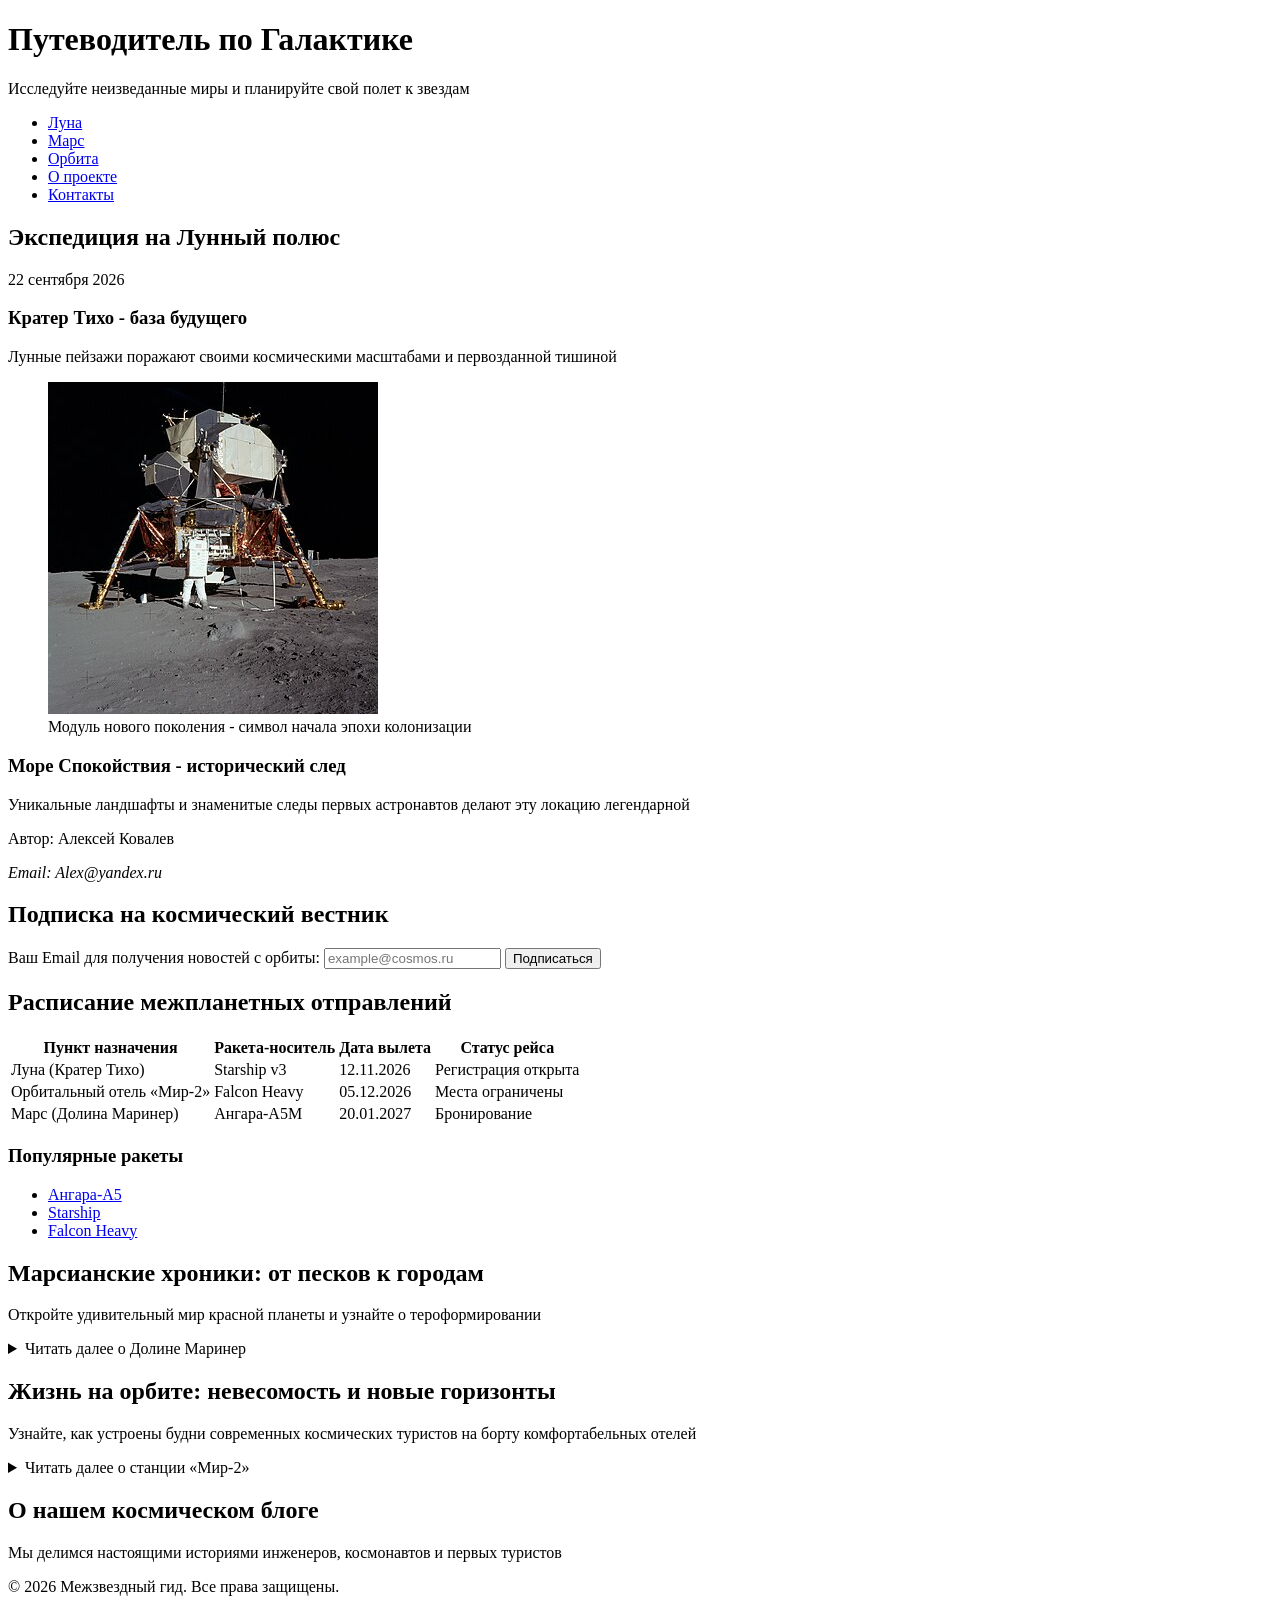
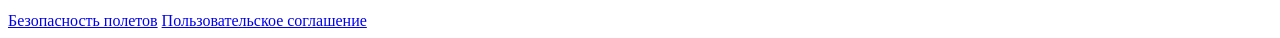
<file: ПР2/Верстка.html>
<!DOCTYPE html>
<html lang="ru">

<head>
	<meta charset="UTF-8">
	<meta name="viewport" content="width=device-width, initial-scale=1.0">
	<title>Семантическая верстка - Всё о космическом туризме</title>
</head>

<body>
	<header>
		<h1>Путеводитель по Галактике</h1>
		<p>Исследуйте неизведанные миры и планируйте свой полет к звездам</p>
	</header>
	<nav>
		<ul>
			<li><a href="#moon">Луна</a></li>
			<li><a href="#mars">Марс</a></li>
			<li><a href="#orbit">Орбита</a></li>
			<li><a href="#about">О проекте</a></li>
			<li><a href="#contact">Контакты</a></li>
		</ul>
	</nav>
	<main>
		<article id="#moon">
			<header>
				<h2>Экспедиция на Лунный полюс</h2>
				<time datetime="2026.09.22">22 сентября 2026</time>
			</header>
			<section>
				<h3>Кратер Тихо - база будущего</h3>
				<p>Лунные пейзажи поражают своими космическими масштабами и первозданной тишиной</p>
				<figure>
					<img src="images/Apollo.jpg" alt="Лунный модуль на поверхности">
					<figcaption>Модуль нового поколения - символ начала эпохи колонизации</figcaption>
				</figure>
			</section>
			<section>
				<h3>Море Спокойствия - исторический след</h3>
				<p>Уникальные ландшафты и знаменитые следы первых астронавтов делают эту локацию легендарной</p>
			</section>
			<footer>
				<p>Автор: Алексей Ковалев</p>
				<address>Email: Alex@yandex.ru</address>
			</footer>
		</article>
		<section id="subscribe">
			<h2>Подписка на космический вестник</h2>
			<form action="#" method="post">
				<label for="user-email">Ваш Email для получения новостей с орбиты:</label>
				<input type="email" id="user-email" name="email" placeholder="example@cosmos.ru" required>
				<button type="submit">Подписаться</button>
			</form>
		</section>
		<section id="schedule">
			<h2>Расписание межпланетных отправлений</h2>
			<table>
				<thead>
					<tr>
						<th>Пункт назначения</th>
						<th>Ракета-носитель</th>
						<th>Дата вылета</th>
						<th>Статус рейса</th>
					</tr>
				</thead>
				<tbody>
					<tr>
						<td>Луна (Кратер Тихо)</td>
						<td>Starship v3</td>
						<td>12.11.2026</td>
						<td>Регистрация открыта</td>
					</tr>
					<tr>
						<td>Орбитальный отель «Мир-2»</td>
						<td>Falcon Heavy</td>
						<td>05.12.2026</td>
						<td>Места ограничены</td>
					</tr>
					<tr>
						<td>Марс (Долина Маринер)</td>
						<td>Ангара-А5М</td>
						<td>20.01.2027</td>
						<td>Бронирование</td>
					</tr>
				</tbody>
			</table>
		</section>
		<div itemscope itemtype="https://schema.org" style="display:none;">
			<span itemprop="headline">Межзвездный гид - Все о космическом туризме</span>
			<span itemprop="author" itemscope itemtype="https://schema.org">
				<span itemprop="name">Алексей Ковалев</span>
			</span>
			<meta itemprop="datePublished" content="2026-11-12">
			<div itemprop="articleBody">Сайт посвящен развитию частной космонавтики, полетам на Луну, Марс и околоземную
				орбиту.</div>
		</div>
	</main>
	<aside>
		<h3>Популярные ракеты</h3>
		<ul>
			<li><a href="#angara">Ангара-А5</a></li>
			<li><a href="#starship">Starship</a></li>
			<li><a href="falcon">Falcon Heavy</a></li>
		</ul>
	</aside>
	<article id="mars">
		<h2>Марсианские хроники: от песков к городам</h2>
		<p>Откройте удивительный мир красной планеты и узнайте о тероформировании</p>
		<details>
			<summary>Читать далее о Долине Маринер</summary>
			<figure>
				<img src="images/Mars.jpeg" alt="Долина Маринер">
				<figcaption>Каньон - Долина Маринер</figcaption>
			</figure>
			<p>Этот гигантский каньон сочетает в себе грандиозные обрывы и марсианские дюны</p>
		</details>
	</article>
	<article id="orbit">
		<h2>Жизнь на орбите: невесомость и новые горизонты</h2>
		<p>Узнайте, как устроены будни современных космических туристов на борту комфортабельных отелей</p>
		<details>
			<summary>Читать далее о станции «Мир-2»</summary>
			<figure>
				<img src="images/Mir-2.jpeg" alt="Орбитальная станция Мир-2">
				<figcaption>Станция Мир-2</figcaption>
			</figure>
			<p>Этот футуристический комплекс сочетает в себе научные лаборатории и смотровые модули с обзором в 360
				градусов
			</p>
		</details>
	</article>
	<section id="about">
		<h2>О нашем космическом блоге</h2>
		<p>Мы делимся настоящими историями инженеров, космонавтов и первых туристов</p>
	</section>
	<footer>
		<p>&copy; 2026 Межзвездный гид. Все права защищены.</p>
		<nav>
			<a href="#privacy">Безопасность полетов</a>
			<a href="#terms">Пользовательское соглашение</a>
		</nav>
	</footer>
</body>

</html>
</file>
<file: ПР10/style.css>
body {
    font-family: Arial, sans-serif;
    max-width: 900px;
    margin: 0 auto;
    padding: 30px;
    line-height: 1.5;
}

h1 {
    margin-bottom: 5px;
}

h2 {
    margin-top: 0;
    font-weight: normal;
}

.buttons {
    display: flex;
    gap: 10px;
    margin: 20px 0;
}

button {
    padding: 10px 18px;
    font-size: 15px;
    cursor: pointer;
    border: 1px solid #777;
    background: white;
}

button:disabled {
    cursor: wait;
    opacity: 0.6;
}

.summary {
    margin: 15px 0;
    padding: 12px;
    font-weight: bold;
    background: #f2f2f2;
}

.test-result {
    margin: 8px 0;
    padding: 10px 12px;
    border-left: 4px solid;
    background: #f7f7f7;
}

.success {
    border-color: #2e7d32;
}

.error {
    border-color: #c62828;
}
</file>
<file: ПР11/styles.css>
* {
    box-sizing: border-box;
}

body {
    margin: 0;
    font-family: Arial, sans-serif;
    line-height: 1.5;
    background: #f4f6f8;
    color: #222;
}

header {
    padding: 30px 20px;
    text-align: center;
    background: #2f5d8c;
    color: white;
    transition: background-color 0.4s ease;
}

main {
    max-width: 950px;
    margin: 0 auto;
    padding: 20px;
}

section {
    margin-bottom: 22px;
    padding: 20px;
    background: white;
    border-radius: 8px;
}

.demo-area,
.parent-box {
    padding: 15px;
    border: 1px solid #ccc;
    min-height: 60px;
}

.card {
    padding: 12px;
    margin: 8px 0;
    border: 1px solid #aaa;
    border-radius: 6px;
    background: #fafafa;
}

.child {
    padding: 6px;
}

.special {
    font-weight: bold;
}

.controls {
    display: flex;
    flex-wrap: wrap;
    gap: 8px;
    margin: 12px 0;
}

button,
input {
    font: inherit;
}

button {
    padding: 8px 12px;
    cursor: pointer;
}

input {
    padding: 7px;
}

.style-target {
    width: 220px;
    padding: 20px;
    text-align: center;
    background: #e5e5e5;
    transition: all 0.4s ease;
}

.active-style {
    background: #b8d8ff;
    transform: scale(1.08);
}

.animated {
    transform: scale(1.2);
    opacity: 0.5;
}

.list-item {
    margin: 6px 0;
}

.delete-item {
    margin-left: 10px;
}

#user-form {
    display: grid;
    gap: 10px;
    max-width: 450px;
}

#user-form label {
    display: grid;
    gap: 4px;
}

.error-message {
    margin: 5px 0;
    padding: 8px;
    border-left: 4px solid #c62828;
    background: #ffebee;
}

.success-message {
    margin-top: 10px;
    padding: 12px;
    border-left: 4px solid #2e7d32;
    background: #e8f5e9;
}

.testing-section {
    border: 2px solid #777;
}

#test-summary {
    margin: 12px 0;
    padding: 10px;
    font-weight: bold;
    background: #f0f0f0;
}

.test-result {
    margin: 6px 0;
    padding: 9px;
    border-left: 4px solid;
}

.test-success {
    border-color: #2e7d32;
    background: #edf7ee;
}

.test-failure {
    border-color: #c62828;
    background: #ffeded;
}
</file>
<file: ПР12/styles.css>
* {
    margin: 0;
    padding: 0;
    box-sizing: border-box;
}

body {
    font-family: 'Segoe UI', Tahoma, Geneva, Verdana, sans-serif;
    line-height: 1.6;
    color: #333;
    background: linear-gradient(135deg, #667eea 0%, #764ba2 100%);
    min-height: 100vh;
}

.container {
    max-width: 1200px;
    margin: 0 auto;
    padding: 20px;
}

header {
    background: rgba(255, 255, 255, 0.95);
    padding: 2rem;
    text-align: center;
    border-radius: 15px;
    margin-bottom: 2rem;
    box-shadow: 0 8px 32px rgba(0,0,0,0.1);
    backdrop-filter: blur(10px);
}

header h1 {
    color: #2c3e50;
    margin-bottom: 0.5rem;
}

header p {
    color: #7f8c8d;
}

.task-area {
    background: rgba(255, 255, 255, 0.95);
    padding: 1.5rem;
    margin-bottom: 1.5rem;
    border-radius: 12px;
    box-shadow: 0 4px 20px rgba(0,0,0,0.1);
    backdrop-filter: blur(10px);
    border-left: 5px solid #3498db;
}

.task-area h3 {
    color: #2c3e50;
    margin-bottom: 1rem;
    padding-bottom: 0.5rem;
    border-bottom: 2px solid #ecf0f1;
}

.event-demo,
.keyboard-demo,
.delegation-demo,
.prevention-demo,
.custom-events-demo,
.loading-demo,
.timer-demo {
    margin: 1rem 0;
}

button {
    background: linear-gradient(135deg, #3498db, #2980b9);
    color: white;
    border: none;
    padding: 0.75rem 1.5rem;
    margin: 0.5rem;
    border-radius: 8px;
    cursor: pointer;
    font-size: 1rem;
    transition: all 0.3s ease;
    box-shadow: 0 4px 15px rgba(52, 152, 219, 0.3);
}

button:hover {
    transform: translateY(-2px);
    box-shadow: 0 6px 20px rgba(52, 152, 219, 0.4);
}

button:active {
    transform: translateY(0);
}

.output {
    background: #f8f9fa;
    padding: 1rem;
    margin: 1rem 0;
    border-radius: 8px;
    border-left: 4px solid #3498db;
    font-family: 'Courier New', monospace;
    min-height: 20px;
}

.color-box {
    width: 200px;
    height: 100px;
    background: #3498db;
    margin: 1rem 0;
    border-radius: 8px;
    display: flex;
    align-items: center;
    justify-content: center;
    color: white;
    font-weight: bold;
    transition: all 0.3s ease;
    cursor: pointer;
}

.color-box:hover {
    background: #2980b9;
    transform: scale(1.05);
}

input[type="text"] {
    padding: 0.75rem;
    border: 2px solid #bdc3c7;
    border-radius: 8px;
    font-size: 1rem;
    width: 300px;
    margin: 0.5rem 0;
    transition: border-color 0.3s ease;
}

input[type="text"]:focus {
    outline: none;
    border-color: #3498db;
    box-shadow: 0 0 0 3px rgba(52, 152, 219, 0.1);
}

.key-combination {
    background: #ecf0f1;
    padding: 1rem;
    border-radius: 8px;
    margin: 1rem 0;
}

.key-combination ul {
    margin-left: 1.5rem;
}

.item-list {
    border: 2px solid #ecf0f1;
    border-radius: 8px;
    padding: 1rem;
    margin: 1rem 0;
}

.item {
    background: white;
    padding: 0.75rem;
    margin: 0.5rem 0;
    border-radius: 6px;
    border: 1px solid #bdc3c7;
    display: flex;
    justify-content: space-between;
    align-items: center;
    cursor: pointer;
    transition: all 0.3s ease;
}

.item:hover {
    background: #f8f9fa;
    border-color: #3498db;
}

.item.selected {
    background: #d4edda;
    border-color: #28a745;
}

.delete {
    color: #e74c3c;
    font-weight: bold;
    cursor: pointer;
    padding: 0.25rem 0.5rem;
    border-radius: 4px;
    transition: background 0.3s ease;
}

.delete:hover {
    background: #e74c3c;
    color: white;
}

.prevent-link {
    display: inline-block;
    background: #e74c3c;
    color: white;
    padding: 1rem 2rem;
    border-radius: 8px;
    text-decoration: none;
    margin: 1rem 0;
    transition: all 0.3s ease;
}

.prevent-link:hover {
    background: #c0392b;
    transform: translateY(-2px);
}

.prevent-form {
    background: #ecf0f1;
    padding: 1.5rem;
    border-radius: 8px;
    margin: 1rem 0;
}

.image-container {
    width: 300px;
    height: 200px;
    border: 2px dashed #bdc3c7;
    border-radius: 8px;
    margin: 1rem 0;
    display: flex;
    align-items: center;
    justify-content: center;
    overflow: hidden;
}

.image-container img {
    max-width: 100%;
    max-height: 100%;
    object-fit: contain;
}

.loading {
    border-color: #3498db;
    background: #ecf0f1;
}

.error {
    border-color: #e74c3c;
    background: #fadbd8;
}

.success {
    border-color: #28a745;
    background: #d4edda;
}

.test-result {
    margin: 10px 0;
    padding: 15px;
    border-radius: 8px;
    border-left: 5px solid #007acc;
    background: rgba(255, 255, 255, 0.95);
}

.test-success {
    border-color: #27ae60;
    background: rgba(39, 174, 96, 0.1);
}

.test-failure {
    border-color: #e74c3c;
    background: rgba(231, 76, 60, 0.1);
}

footer {
    text-align: center;
    margin-top: 2rem;
    padding: 1.5rem;
    background: rgba(255, 255, 255, 0.95);
    border-radius: 12px;
    color: #7f8c8d;
}

/* Анимации */

@keyframes pulse {
    0% {
        transform: scale(1);
    }

    50% {
        transform: scale(1.05);
    }

    100% {
        transform: scale(1);
    }
}

.pulse {
    animation: pulse 0.5s ease-in-out;
}

@keyframes shake {
    0% {
        transform: translateX(0);
    }

    25% {
        transform: translateX(-5px);
    }

    75% {
        transform: translateX(5px);
    }

    100% {
        transform: translateX(0);
    }
}

.shake {
    animation: shake 0.3s ease-in-out;
}
</file>
<file: ПР3/styles.css>
body {
    font-family: 'Segoe UI', Tahoma, Geneva, Verdana, sans-serif;
    line-height: 1.65;
    color: #2c3e50;
}
h1 {
    color: #1a365d;
}
.main-header {
    background-color: #f8f9fa;
    padding: 25px;
    border-bottom: 3px solid #e2e8f0;
}
.subtitle {
    font-style: italic;
    color: #718096;
}
#site-title {
    text-align: center;
    margin-bottom: 12px;
}
.content > article {
    background-color: #ffffff;
    padding: 20px;
    margin: 12px 0;
}
.post p {
    margin-bottom: 12px;
}
h2 + p {
    font-weight: 600;
    font-size: 1.15em;
}
.card {
    border: 1px solid #cbd5e0;
    padding: 20px;
    border-radius: 6px;
}
p {
    color: #1a202c;
    font-size: 15px;
}
.post p {
    color: #1b4d3e;
}
.featured-post p {
    color: #742a2a;
}
.featured-post .intro {
    color: #4c1d95;
    font-size: 17px;
}
.important {
    color: #c53030;
    font-weight: bold;
}
li.important {
    color: #9b2c2c;
    text-decoration: underline;
}
ul li {
    color: #2b6cb0;
}
.important {
    color: #dd6b20 !important;
}
body {
    font-family: 'Segoe UI', Tahoma, Geneva, Verdana, sans-serif;
    line-height: 1.65;
    color: #2c3e50;
}
.card {
    border: 2px solid #3182ce;
    padding: inherit;
}
.examples {
    font-size: 15px;
    font-weight: normal;
}
li:hover {
    background-color: #ebf8ff;
    cursor: pointer;
}
li:nth-child(odd) {
    background-color: #f7fafc;
}
.main-header:hover {
    background-color: #edf2f7;
    transition: background-color 0.4s ease;
}
p::first-line {
    font-weight: 700;
}
.post h2::after {
    content: " ✦";
    color: #d69e2e;
}
.card::before {
    content: "→ ";
    color: #2f855a;
}
:root {
    --main-theme-color: #3182ce;
}
@keyframes fadeIn {
    from { opacity: 0; }
    to { opacity: 1; }
}
.featured-post {
    animation: fadeIn 0.5s ease-in;
    border-left: 4px solid currentColor;
}
</file>
<file: ПР4/style.css>
.header {
    background-color: #1e3c72;
    color: #f8f9fa;
    padding: 1.25rem;
    text-align: center;
    display: flex;
    justify-content: center;
    align-items: center;
    height: 110px;
}
.navigation ul {
    display: flex;
    list-style: none;
    background-color: #2a5298;
    padding: 0;
}
.navigation li {
    flex: 1.2;
    text-align: center;
}
.navigation a {
    display: block;
    color: #e0e0e0;
    text-decoration: none;
    padding: 0.85rem;
    transition: background-color 0.25s;
}
.navigation a:hover {
    background-color: #ff6b6b;
}
.content {
    display: flex;
    gap: 1.15rem;
    padding: 1.15rem;
    flex: 1.1;
    flex-wrap: wrap;
    background-color: #fafafa;
    align-items: stretch;
}
.card {
    flex: 1;
    background-color: #edf2f7;
    padding: 1.35rem;
    border-radius: 6px;
    border: 1px solid #cbd5e0;
    display: flex;
    flex-direction: column;
    justify-content: space-between;
}
.card h3 {
    margin-bottom: 0.6rem;
    color: #1a202c;
}
.main {
    display: flex;
    min-height: 430px;
}
.navigation {
    flex: 0 0 210px;
    background-color: #2a5298;
    color: #f8f9fa;
    padding: 0.9rem;
}
.navigation h2 {
    margin-bottom: 0.9rem;
    color: #ff6b6b;
}
.sidebar {
    flex: 0 0 240px;
    background-color: #edf2f7;
    padding: 0.9rem;
    border-left: 3px solid #cbd5e0;
}
.footer {
    background-color: #1e3c72;
    color: #edf2f7;
    padding: 2.2rem 1.1rem;
}
.footer-content {
    display: flex;
    justify-content: space-between;
    max-width: 1160px;
    margin: 0 auto;
}
.footer-section {
    flex: 1;
    text-align: center;
    padding: 0.9rem;
    background-color: #2a5298;
    margin: 0 0.4rem;
    border-radius: 5px;
}
.card:nth-child(1) { order: 2; }
.card:nth-child(2) { order: 1; }
.card:nth-child(3) { order: 3; }
.card:first-child { flex: 1.7; }
.card:last-child { flex: 0.6; }
@media (max-width: 768px) {
    .main { flex-direction: column; }
    .navigation { flex: 0 0 auto; }
    .sidebar {
        flex: 0 0 auto;
        border-left: none;
        border-top: 3px solid #cbd5e0;
    }
    .content { flex-direction: column; }
    .footer-content {
        flex-direction: column;
        gap: 0.9rem;
    }
    .footer-section { margin: 0; }
}
</file>
<file: ПР5/style.css>
.grid-container {
    display: grid;
    grid-template-areas:
        "header header"
        "nav nav"
        "main sidebar"
        "footer footer";
    grid-template-rows: auto auto 1fr auto;
    grid-template-columns: 1fr 260px;
    min-height: 100vh;
    gap: 20px;
    padding: 0;
}
.header {
    grid-area: header;
    background: linear-gradient(135deg, #11998e 0%, #38ef7d 100%);
    color: white;
    padding: 2.2rem;
    text-align: center;
}
.header h1 {
    font-size: 2.3rem;
    margin-bottom: 0.6rem;
}
.navigation {
    grid-area: nav;
    background-color: #1f2937;
    color: white;
    padding: 1.1rem;
}
.navigation h2 {
    display: none;
}
.navigation ul {
    list-style: none;
    display: flex;
    justify-content: center;
    gap: 1.8rem;
}
.navigation a {
    color: white;
    text-decoration: none;
    padding: 0.6rem 1.1rem;
    border-radius: 5px;
    transition: background-color 0.25s;
}
.navigation a:hover {
    background-color: #4b5563;
}
.main-content {
    grid-area: main;
    padding: 1rem;
    display: grid;
    gap: 1.8rem;
    grid-template-rows: auto 1fr;
}
.sidebar {
    grid-area: sidebar;
    background-color: #f3f4f6;
    padding: 1.35rem;
    border-left: 1px solid #e5e7eb;
}
.footer {
    grid-area: footer;
    display: grid;
    grid-template-columns: repeat(4, 1fr);
    gap: 1.1rem;
    background-color: #4b5563;
    color: white;
    padding: 1.8rem;
}
.featured {
    background: linear-gradient(135deg, #ff9966 0%, #ff5e62 100%);
    color: white;
    padding: 2.2rem;
    border-radius: 8px;
    text-align: center;
}
.featured h2 {
    font-size: 2.1rem;
    margin-bottom: 0.9rem;
}
.gallery {
    display: grid;
    grid-template-columns: repeat(auto-fill, minmax(220px, 1fr));
    gap: 1.1rem;
}
.gallery-item {
    background: linear-gradient(135deg, #f5f7fa 0%, #c3cfe2 100%);
    color: #333;
    padding: 2.2rem;
    border-radius: 6px;
    display: flex;
    align-items: center;
    justify-content: center;
    font-weight: bold;
    min-height: 140px;
}
.footer-section {
    background-color: #1f2937;
    padding: 1.35rem;
    border-radius: 5px;
    text-align: center;
}
.gallery-item:nth-child(3) {
    grid-column: span 2;
    background: linear-gradient(135deg, #e2d1c3 0%, #fdfcfb 100%);
}
@media (max-width: 768px) {
    .grid-container {
        grid-template-areas:
            "header"
            "nav"
            "main"
            "sidebar"
            "footer";
        grid-template-columns: 1fr;
    }
    .navigation ul {
        flex-direction: column;
        gap: 0.6rem;
    }
    .gallery {
        grid-template-columns: 1fr;
    }
    .footer {
        grid-template-columns: repeat(2, 1fr);
    }
}
</file>
<file: ПР7/style.css>
.container {
    max-width: 640px;
    margin: 0 auto;
    padding: 2.5rem 1.25rem;
}
.header {
    text-align: center;
    margin-bottom: 2.5rem;
}
.header h1 {
    color: #1a2a3a;
    margin-bottom: 0.6rem;
}
.header p {
    color: #64748b;
}
.registration-form {
    background: #ffffff;
    padding: 2.2rem;
    border-radius: 12px;
    box-shadow: 0 5px 15px rgba(0,0,0,0.05);
}
.form-section {
    border: 1px solid #cbd5e1;
    border-radius: 6px;
    padding: 1.4rem;
    margin-bottom: 1.4rem;
    background: #f8fafc;
}
.form-section legend {
    font-weight: 500;
    color: #1a2a3a;
    padding: 0 0.4rem;
}
.form-group {
    margin-bottom: 1.4rem;
    position: relative;
}
.form-group label {
    display: block;
    margin-bottom: 0.4rem;
    font-weight: 500;
    color: #1a2a3a;
}
.form-group label.required::after {
    content: " *";
    color: #ef4444;
}
.form-group input,
.form-group select,
.form-group textarea {
    width: 100%;
    padding: 0.7rem;
    border: 2px solid #cbd5e1;
    border-radius: 5px;
    font-size: 0.95rem;
    transition: all 0.25s ease;
    background: #ffffff;
}
.form-group input:focus,
.form-group select:focus,
.form-group textarea:focus {
    outline: none;
    border-color: #3b82f6;
    box-shadow: 0 0 0 4px rgba(59, 130, 246, 0.15);
}
.form-group input:invalid:not(:focus):not(:placeholder-shown) {
    border-color: #ef4444;
}
.form-group input:valid:not(:focus) {
    border-color: #10b981;
}
.error-message {
    display: block;
    color: #ef4444;
    font-size: 0.85rem;
    margin-top: 0.3rem;
    min-height: 1.15rem;
}
.radio-group,
.checkbox-group {
    display: flex;
    flex-direction: column;
    gap: 0.65rem;
}
.radio-label,
.checkbox-label {
    display: flex;
    align-items: center;
    gap: 0.65rem;
    cursor: pointer;
    font-weight: normal;
}
.radio-label input,
.checkbox-label input {
    width: auto;
    margin: 0;
}
.radio-custom,
.checkbox-custom {
    width: 18px;
    height: 18px;
    border: 2px solid #94a3b8;
    border-radius: 50%;
    display: inline-block;
    position: relative;
    transition: all 0.25s ease;
}
.checkbox-custom {
    border-radius: 3px;
}
.radio-label input:checked + .radio-custom {
    border-color: #3b82f6;
    background: #3b82f6;
}
.radio-label input:checked + .radio-custom::after {
    content: "";
    width: 6px;
    height: 6px;
    background: #ffffff;
    border-radius: 50%;
    position: absolute;
    top: 50%;
    left: 50%;
    transform: translate(-50%, -50%);
}
.checkbox-label input:checked + .checkbox-custom {
    border-color: #3b82f6;
    background: #3b82f6;
}
.checkbox-label input:checked + .checkbox-custom::after {
    content: "✓";
    color: #ffffff;
    font-size: 12px;
    position: absolute;
    top: 50%;
    left: 50%;
    transform: translate(-50%, -50%);
}
.form-actions {
    display: flex;
    gap: 0.9rem;
    justify-content: center;
    margin-top: 1.8rem;
}
.btn {
    padding: 0.7rem 1.8rem;
    border: none;
    border-radius: 5px;
    font-size: 0.95rem;
    font-weight: 500;
    cursor: pointer;
    transition: all 0.25s ease;
}
.btn-primary {
    background: #3b82f6;
    color: #ffffff;
}
.btn-primary:hover {
    background: #2563eb;
    transform: translateY(-2px);
}
.btn-secondary {
    background: #64748b;
    color: #ffffff;
}
.btn-secondary:hover {
    background: #475569;
}
.password-requirements {
    font-size: 0.85rem;
    color: #64748b;
    margin-top: 0.3rem;
}
.char-counter {
    text-align: right;
    font-size: 0.85rem;
    color: #64748b;
    margin-top: 0.3rem;
}
.form-group input.error,
.form-group select.error,
.form-group textarea.error {
    border-color: #ef4444;
    background-color: #fef2f2;
}
.form-group input.error:focus,
.form-group select.error:focus,
.form-group textarea.error:focus {
    box-shadow: 0 0 0 4px rgba(239, 68, 68, 0.15);
}
@media (max-width: 768px) {
    .container {
        padding: 1rem;
    }
    .registration-form {
        padding: 1rem;
    }
    .form-actions {
        flex-direction: column;
    }
    .btn {
        width: 100%;
    }
    .radio-group,
    .checkbox-group {
        gap: 0.4rem;
    }
}
@keyframes shake {
    0%, 100% { transform: translateX(0); }
    25% { transform: translateX(-4px); }
    75% { transform: translateX(4px); }
}
.form-group input.error {
    animation: shake 0.25s ease-in-out;
}
</file>
<file: ПР8/styles/variables.css>
:root {
  --color-primary: #182848;
  --color-primary-dark: #101b33;
  --color-accent: #5b7cfa;
  --color-accent-light: #e9edff;
  --color-bg: #f7f8fc;
  --color-surface: #ffffff;
  --color-text: #182033;
  --color-muted: #667085;
  --color-border: #e4e7ec;
  --color-white: #ffffff;

  --font-family: "Inter", Arial, sans-serif;
  --fs-body: 16px;
  --fs-small: 14px;
  --fs-h1: 64px;
  --fs-h2: 42px;
  --fs-h3: 22px;
  --lh-body: 1.6;
  --lh-heading: 1.1;

  --container: 1200px;
  --header-height: 80px;
  --radius-sm: 10px;
  --radius-md: 18px;
  --radius-lg: 28px;
  --shadow-card: 0 18px 50px rgba(24, 40, 72, 0.08);

  --space-1: 8px;
  --space-2: 16px;
  --space-3: 24px;
  --space-4: 32px;
  --space-5: 48px;
  --space-6: 64px;
  --space-7: 96px;
}
</file>
<file: ПР8/styles/main.css>
* { box-sizing: border-box; }
html { scroll-behavior: smooth; }
body {
  margin: 0;
  font-family: var(--font-family);
  font-size: var(--fs-body);
  line-height: var(--lh-body);
  color: var(--color-text);
  background: var(--color-bg);
}
a { color: inherit; text-decoration: none; }
.container { width: min(var(--container), calc(100% - 48px)); margin-inline: auto; }

.site-header {
  height: var(--header-height);
  background: rgba(255,255,255,.94);
  border-bottom: 1px solid var(--color-border);
  position: sticky;
  top: 0;
  z-index: 10;
  backdrop-filter: blur(12px);
}
.header__inner { height: 100%; display: flex; align-items: center; justify-content: space-between; gap: 32px; }
.logo { font-size: 24px; font-weight: 700; letter-spacing: -.04em; color: var(--color-primary); }
.logo span { color: var(--color-accent); }
.nav { display: flex; align-items: center; gap: 32px; color: #475467; font-size: 15px; }
.nav a:hover, .footer a:hover { color: var(--color-accent); }
.header__button {
  padding: 10px 18px; border: 1px solid var(--color-primary);
  border-radius: 10px; font-weight: 600; font-size: 14px;
}
.hero {
  min-height: 600px;
  display: flex; align-items: center;
  background: radial-gradient(circle at 78% 38%, rgba(91,124,250,.18), transparent 32%),
              linear-gradient(135deg, #f7f8fc 0%, #eef2ff 100%);
}
.hero__grid { display: grid; grid-template-columns: 1.05fr .95fr; align-items: center; gap: 72px; padding: 72px 0; }
.eyebrow { margin: 0 0 18px; color: var(--color-accent); font-size: 12px; font-weight: 700; letter-spacing: .16em; }
h1, h2, h3 { margin-top: 0; line-height: var(--lh-heading); letter-spacing: -.04em; }
h1 { margin-bottom: 24px; font-size: var(--fs-h1); color: var(--color-primary); }
h1 span { color: var(--color-accent); }
h2 { margin-bottom: 18px; font-size: var(--fs-h2); color: var(--color-primary); }
.hero__text { max-width: 620px; margin: 0 0 32px; color: var(--color-muted); font-size: 18px; }
.hero__actions { display: flex; gap: 12px; flex-wrap: wrap; }
.button { display: inline-flex; align-items: center; justify-content: center; min-height: 48px; padding: 0 22px; border-radius: 10px; font-weight: 600; font-size: 14px; }
.button--primary { color: var(--color-white); background: var(--color-accent); box-shadow: 0 12px 28px rgba(91,124,250,.25); }
.button--ghost { border: 1px solid var(--color-border); background: var(--color-white); }
.hero__meta { display: flex; gap: 36px; margin-top: 44px; }
.hero__meta div { display: grid; gap: 2px; }
.hero__meta strong { font-size: 22px; color: var(--color-primary); }
.hero__meta span { color: var(--color-muted); font-size: 12px; }

.hero-card { position: relative; min-height: 360px; padding: 0; overflow: hidden; border-radius: var(--radius-lg); background: #121b30; box-shadow: 0 30px 70px rgba(24,40,72,.25); }
.hero-card__top { height: 52px; display: flex; align-items: center; gap: 7px; padding: 0 18px; border-bottom: 1px solid rgba(255,255,255,.08); color: #98a2b3; font-size: 12px; }
.hero-card__top span { width: 8px; height: 8px; border-radius: 50%; background: #667085; }
.hero-card__top b { margin-left: 12px; font-weight: 500; }
.hero-card pre { position: relative; z-index: 2; margin: 0; padding: 38px; color: #d9e0ef; font: 500 15px/1.8 ui-monospace, SFMono-Regular, Menlo, Consolas, monospace; }
.hero-card__glow { position: absolute; width: 240px; height: 240px; right: -60px; bottom: -80px; border-radius: 50%; background: rgba(91,124,250,.28); filter: blur(24px); }

.section { padding: var(--space-7) 0; }
.section-heading { max-width: 700px; margin-bottom: 48px; }
.section-heading > p:last-child { color: var(--color-muted); margin: 0; }
.cards { display: grid; grid-template-columns: repeat(3, 1fr); gap: 24px; }
.card { padding: 32px; background: var(--color-surface); border: 1px solid var(--color-border); border-radius: var(--radius-md); box-shadow: var(--shadow-card); }
.card__icon { width: 48px; height: 48px; display: grid; place-items: center; margin-bottom: 28px; border-radius: 12px; background: var(--color-accent-light); color: var(--color-accent); font-weight: 700; font-size: 13px; }
.card h3 { margin-bottom: 12px; font-size: var(--fs-h3); }
.card p { margin: 0; color: var(--color-muted); }
.about { background: var(--color-primary); color: var(--color-white); }
.about__inner { display: grid; grid-template-columns: 1fr 1fr; gap: 80px; align-items: center; }
.about h2 { color: var(--color-white); }
.about p:last-child { margin: 0; color: #c9d0df; }
.footer { padding: 52px 0 24px; background: #0f172a; color: #c9d0df; }
.footer__inner { display: flex; justify-content: space-between; gap: 40px; padding-bottom: 36px; }
.logo--footer { color: var(--color-white); }
.footer p { margin: 12px 0 0; color: #98a2b3; }
.footer__contacts { display: grid; justify-items: end; gap: 18px; }
.socials { display: flex; gap: 8px; }
.socials a { width: 36px; height: 36px; display: grid; place-items: center; border: 1px solid #344054; border-radius: 9px; font-size: 11px; font-weight: 700; }
.footer__bottom { padding-top: 20px; border-top: 1px solid #273449; display: flex; justify-content: space-between; color: #667085; font-size: 12px; }

@media (max-width: 900px) {
  :root { --fs-h1: 50px; --fs-h2: 34px; }
  .nav { display: none; }
  .hero__grid { grid-template-columns: 1fr; gap: 44px; }
  .hero { min-height: auto; }
  .cards { grid-template-columns: 1fr; }
  .about__inner { grid-template-columns: 1fr; gap: 28px; }
}
@media (max-width: 560px) {
  .container { width: min(var(--container), calc(100% - 32px)); }
  .header__button { display: none; }
  .hero__grid { padding: 52px 0; }
  h1 { font-size: 42px; }
  .hero__text { font-size: 16px; }
  .hero__meta { gap: 18px; flex-wrap: wrap; }
  .hero-card { min-height: 300px; }
  .hero-card pre { padding: 24px; font-size: 12px; }
  .section { padding: 64px 0; }
  .footer__inner, .footer__bottom { flex-direction: column; align-items: flex-start; }
  .footer__contacts { justify-items: start; }
}
</file>
<file: ПР9/style.css>
body {
    font-family: Arial, sans-serif;
    max-width: 900px;
    margin: 0 auto;
    padding: 30px;
    line-height: 1.5;
}

h1, h2 {
    margin-bottom: 8px;
}

.buttons {
    display: flex;
    gap: 10px;
    margin: 20px 0;
}

button {
    padding: 10px 16px;
    border: 1px solid #888;
    background: #fff;
    cursor: pointer;
    font-size: 15px;
}

button:hover {
    background: #f0f0f0;
}

.summary {
    margin: 15px 0;
    padding: 12px;
    background: #f5f5f5;
    font-weight: bold;
}

.test-result {
    margin: 10px 0;
    padding: 12px;
    border-left: 4px solid;
    background: #f7f7f7;
}

.test-result div {
    margin-top: 4px;
}

.success {
    border-color: #28a745;
}

.error {
    border-color: #dc3545;
}
</file>
